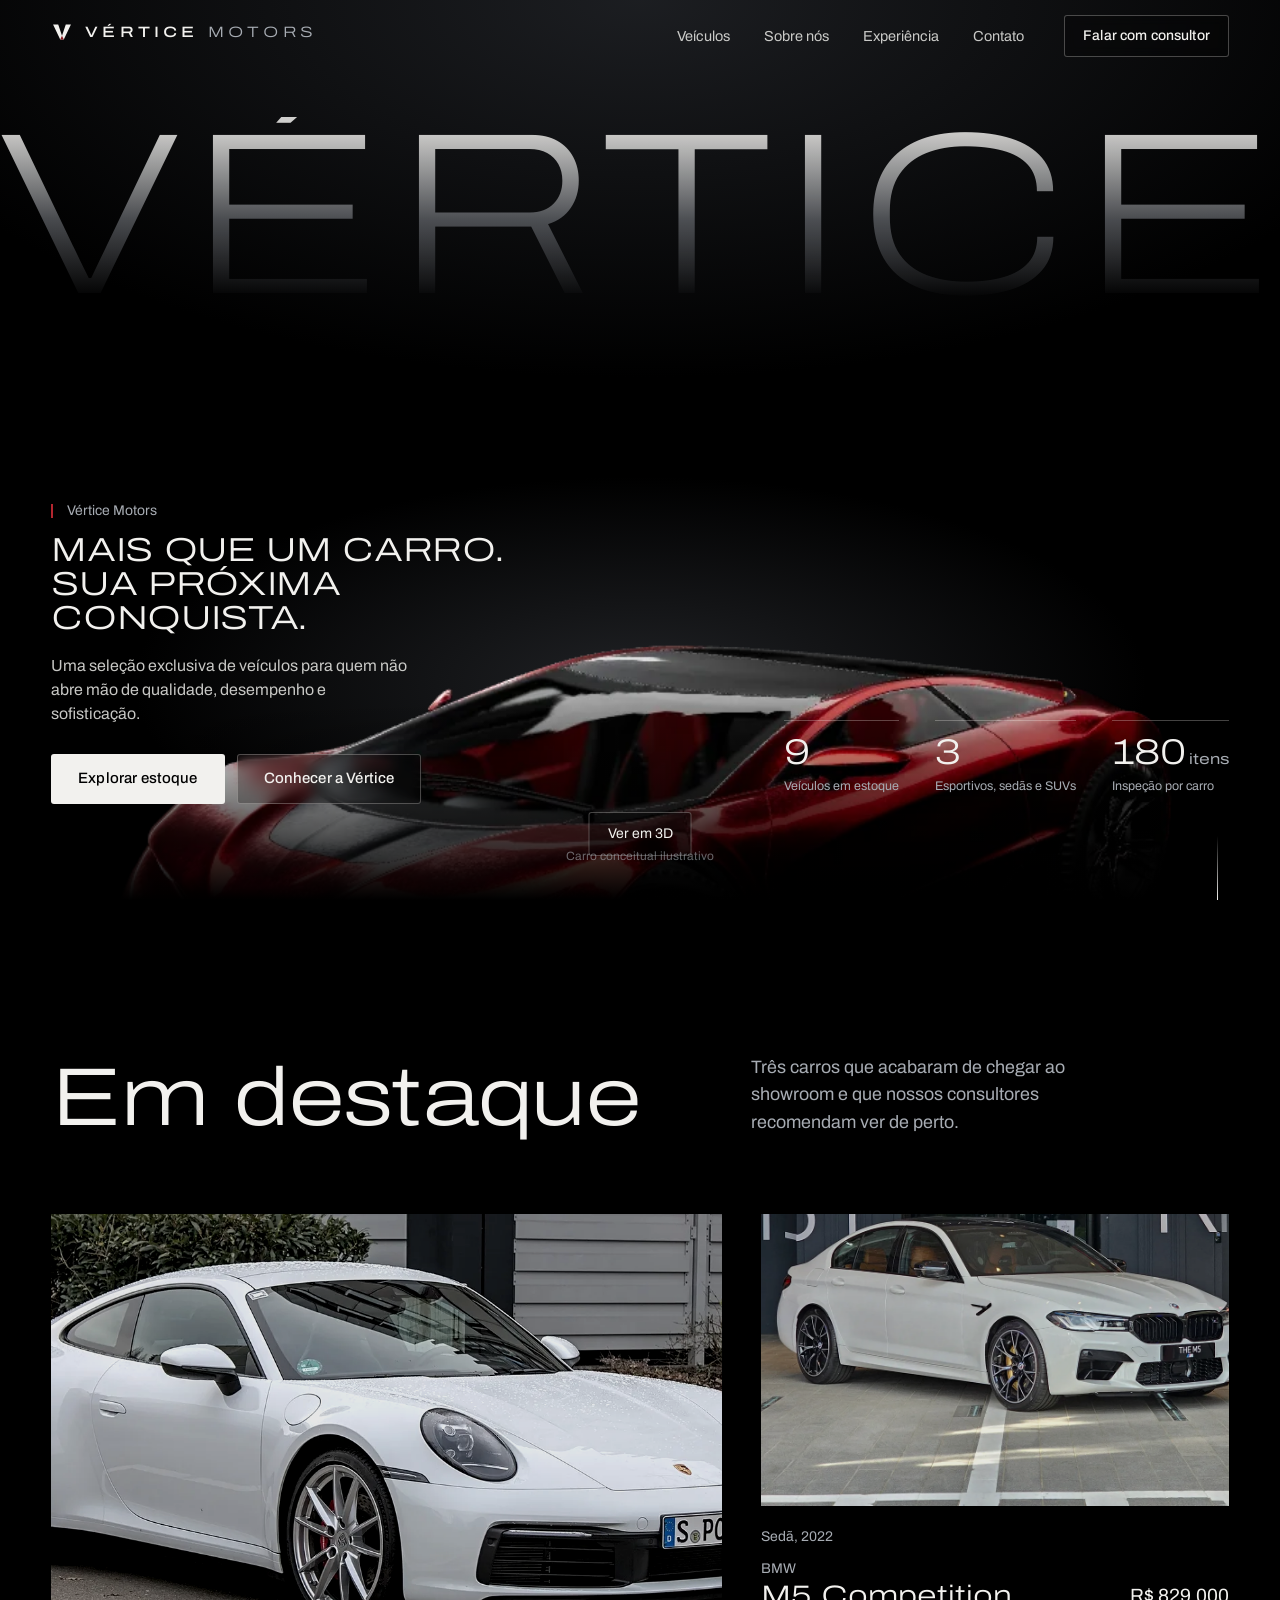
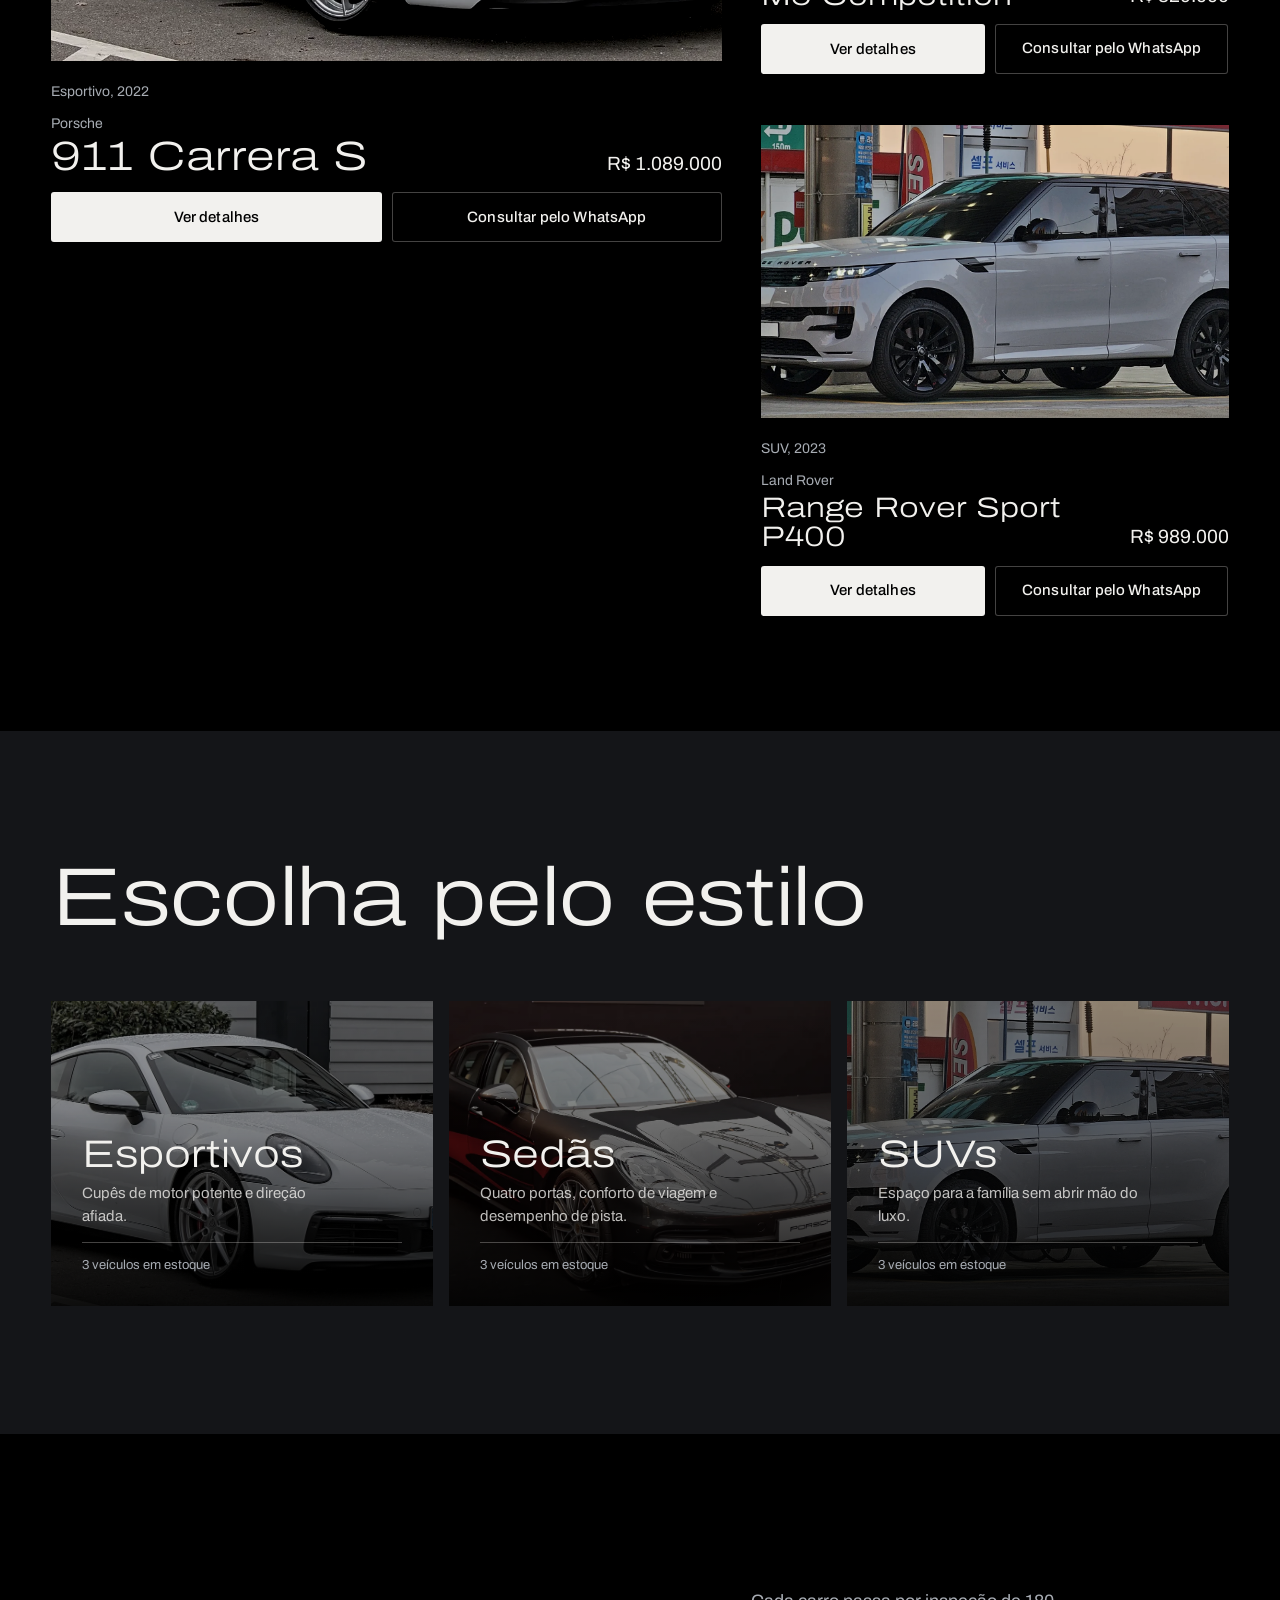
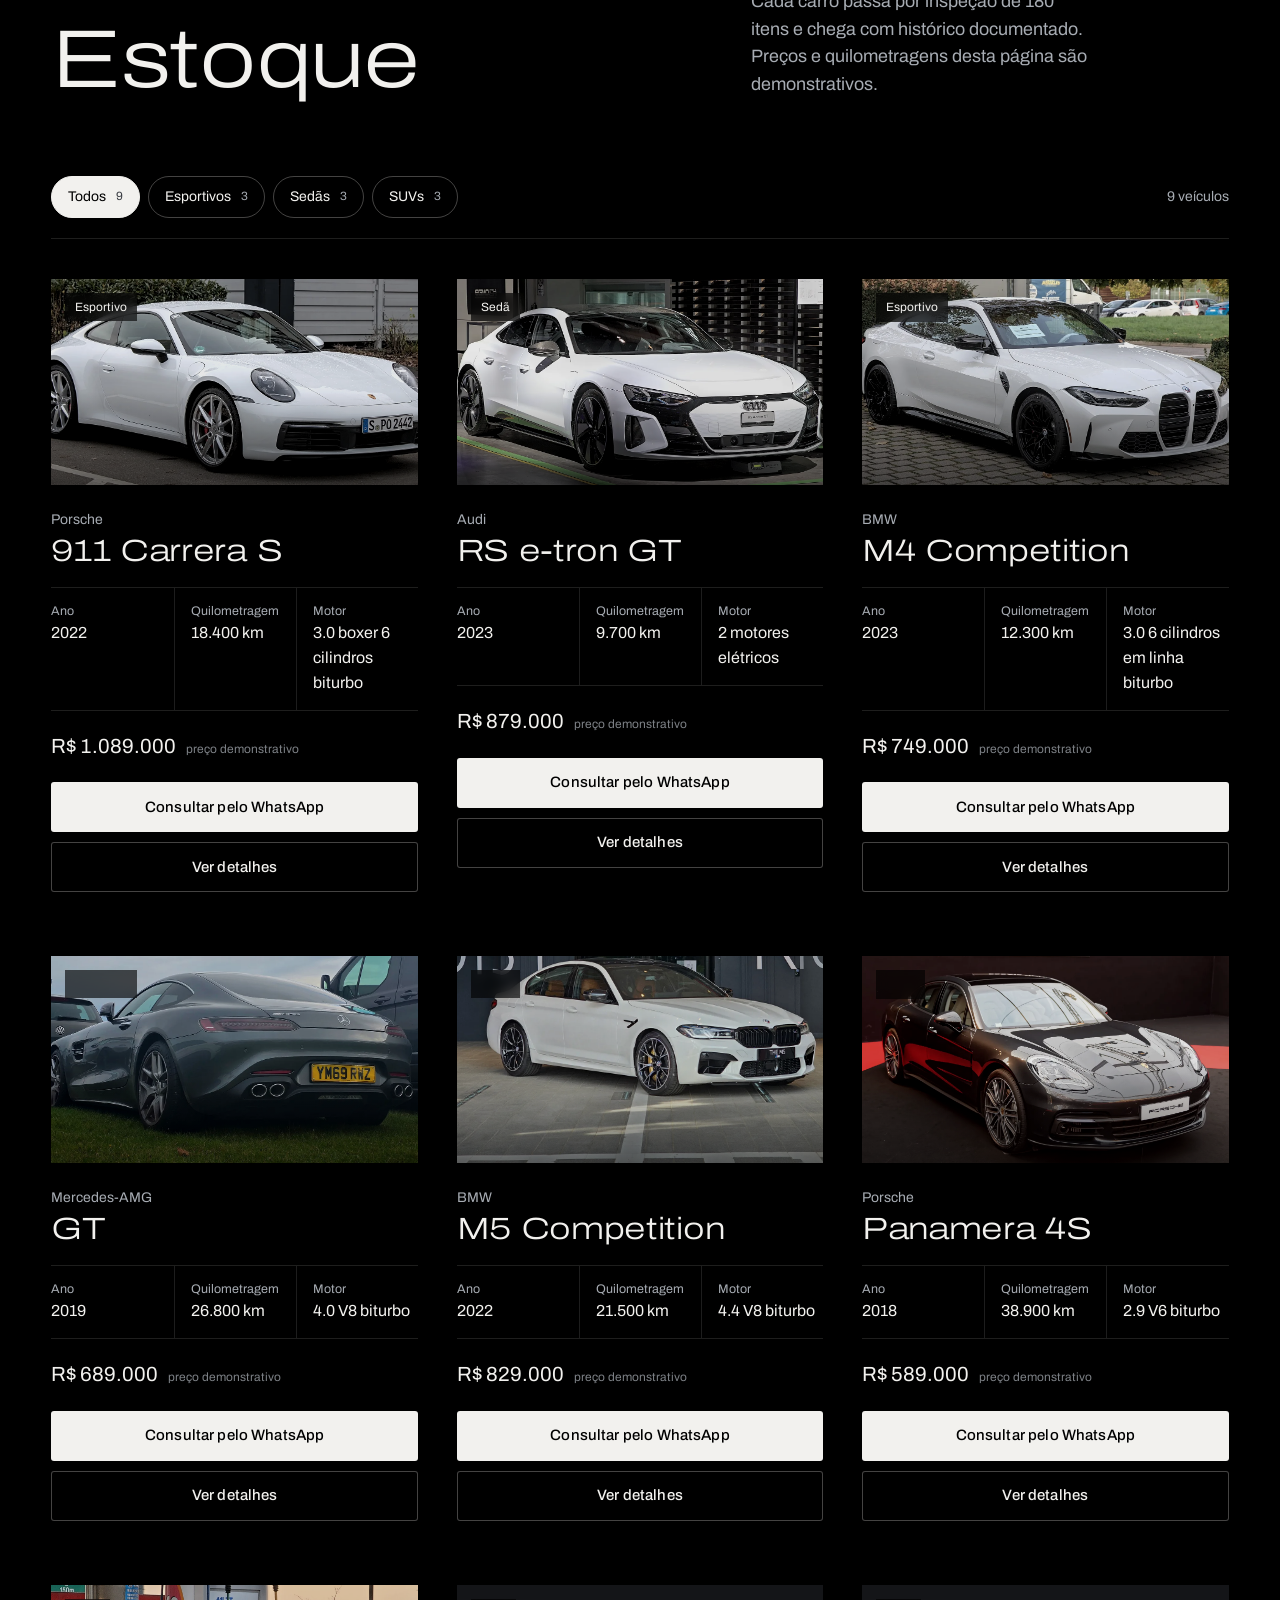
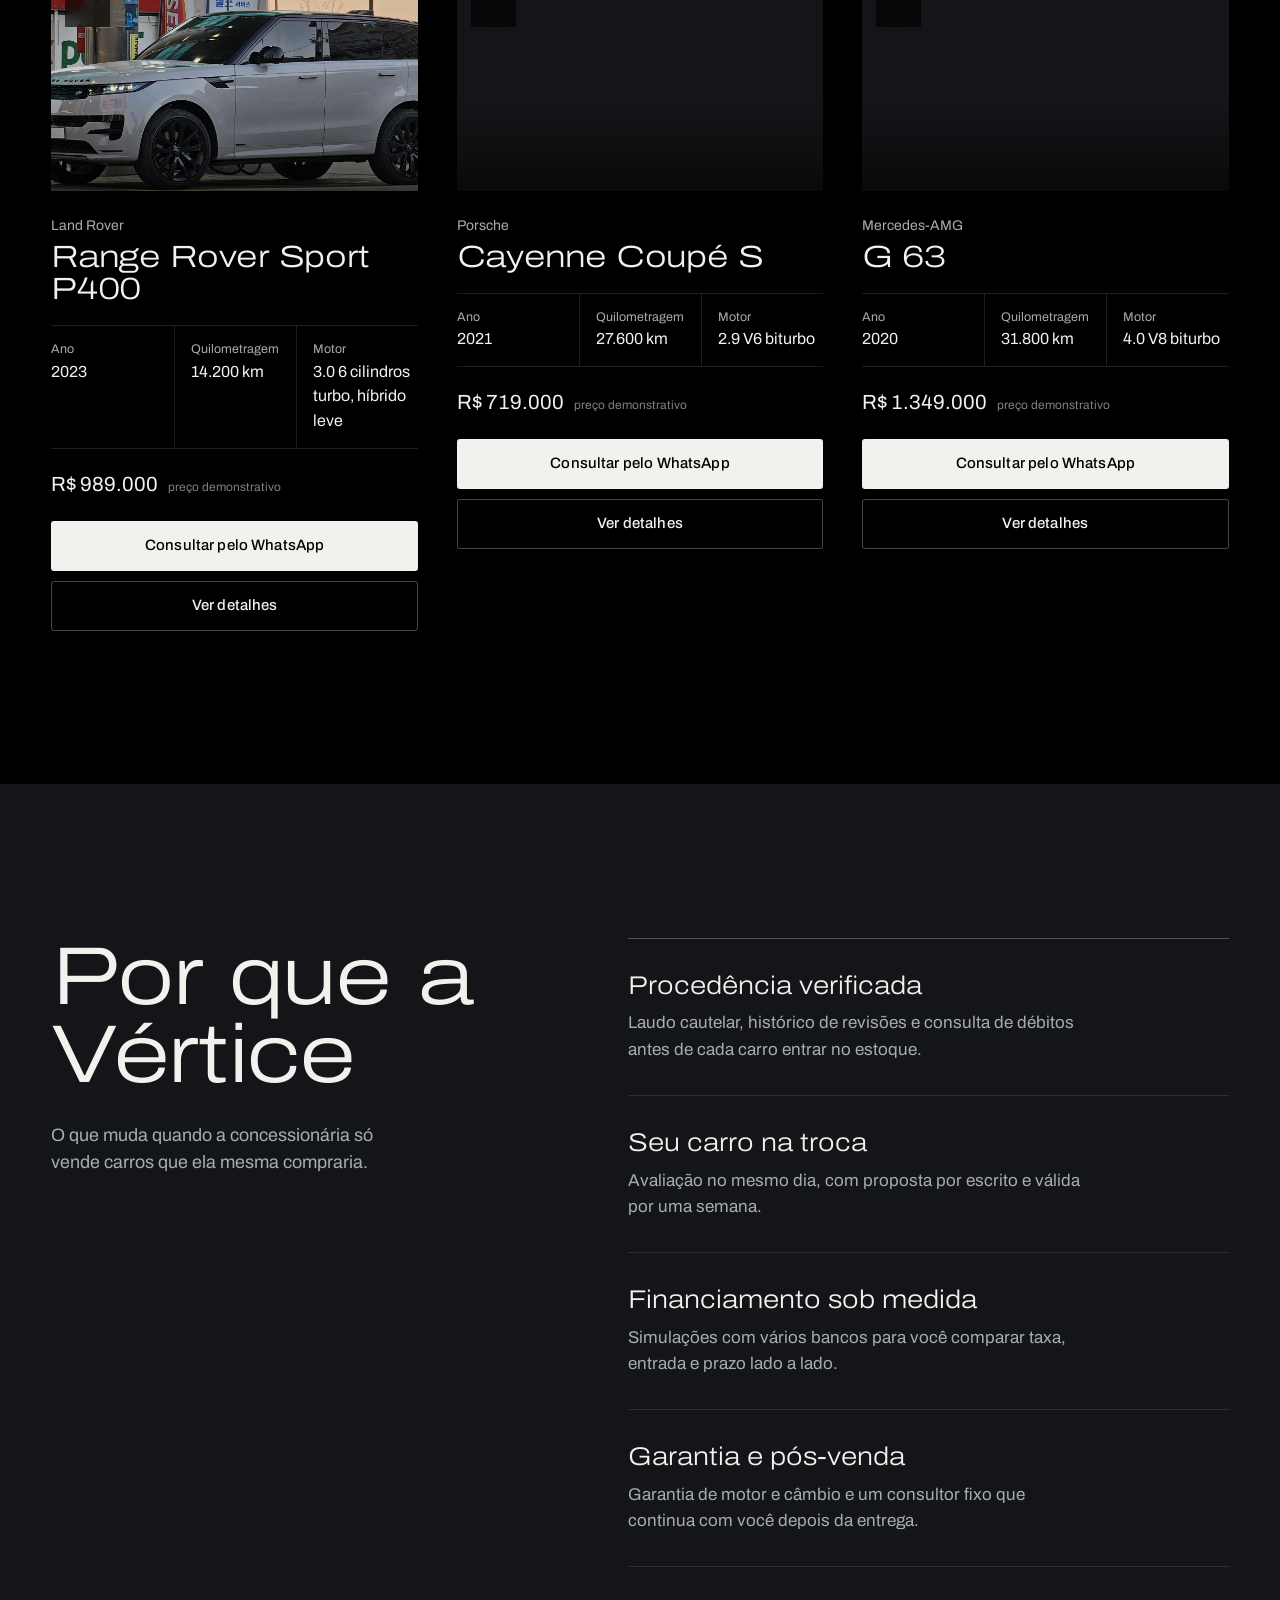
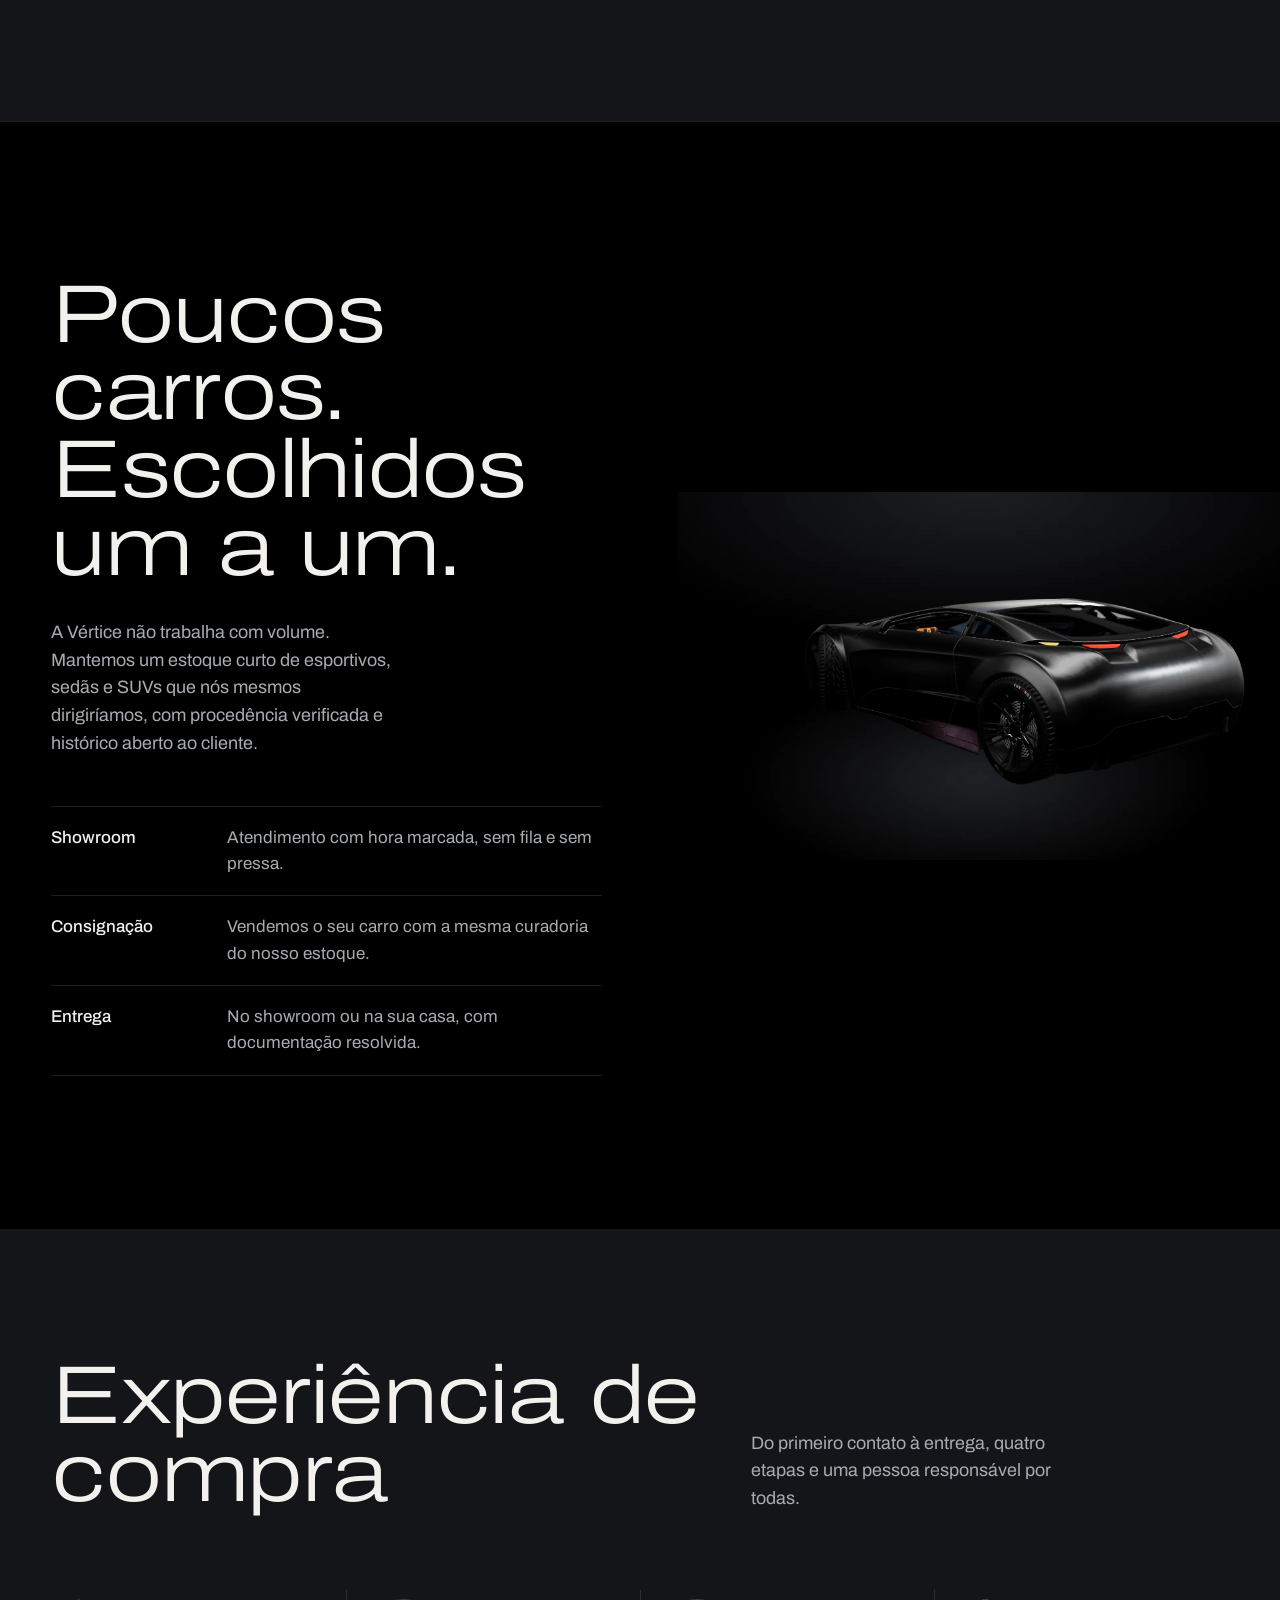
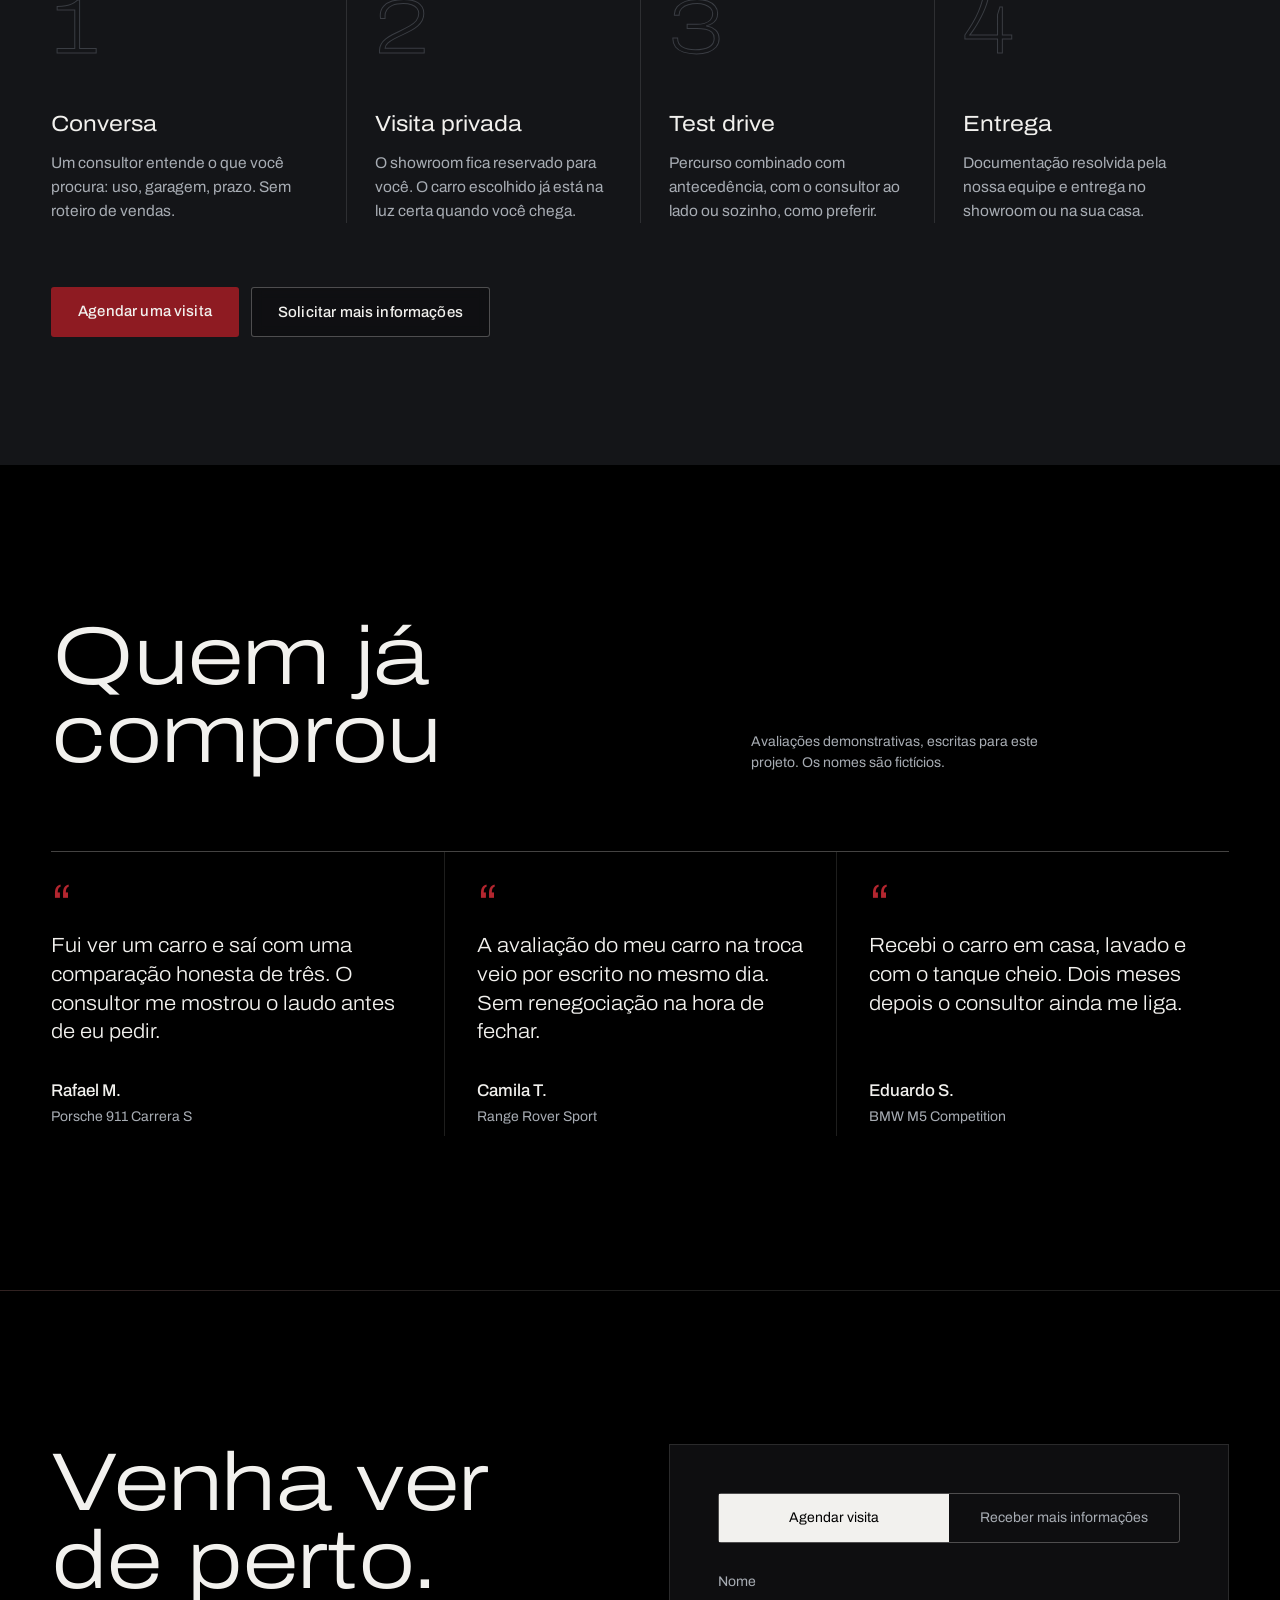
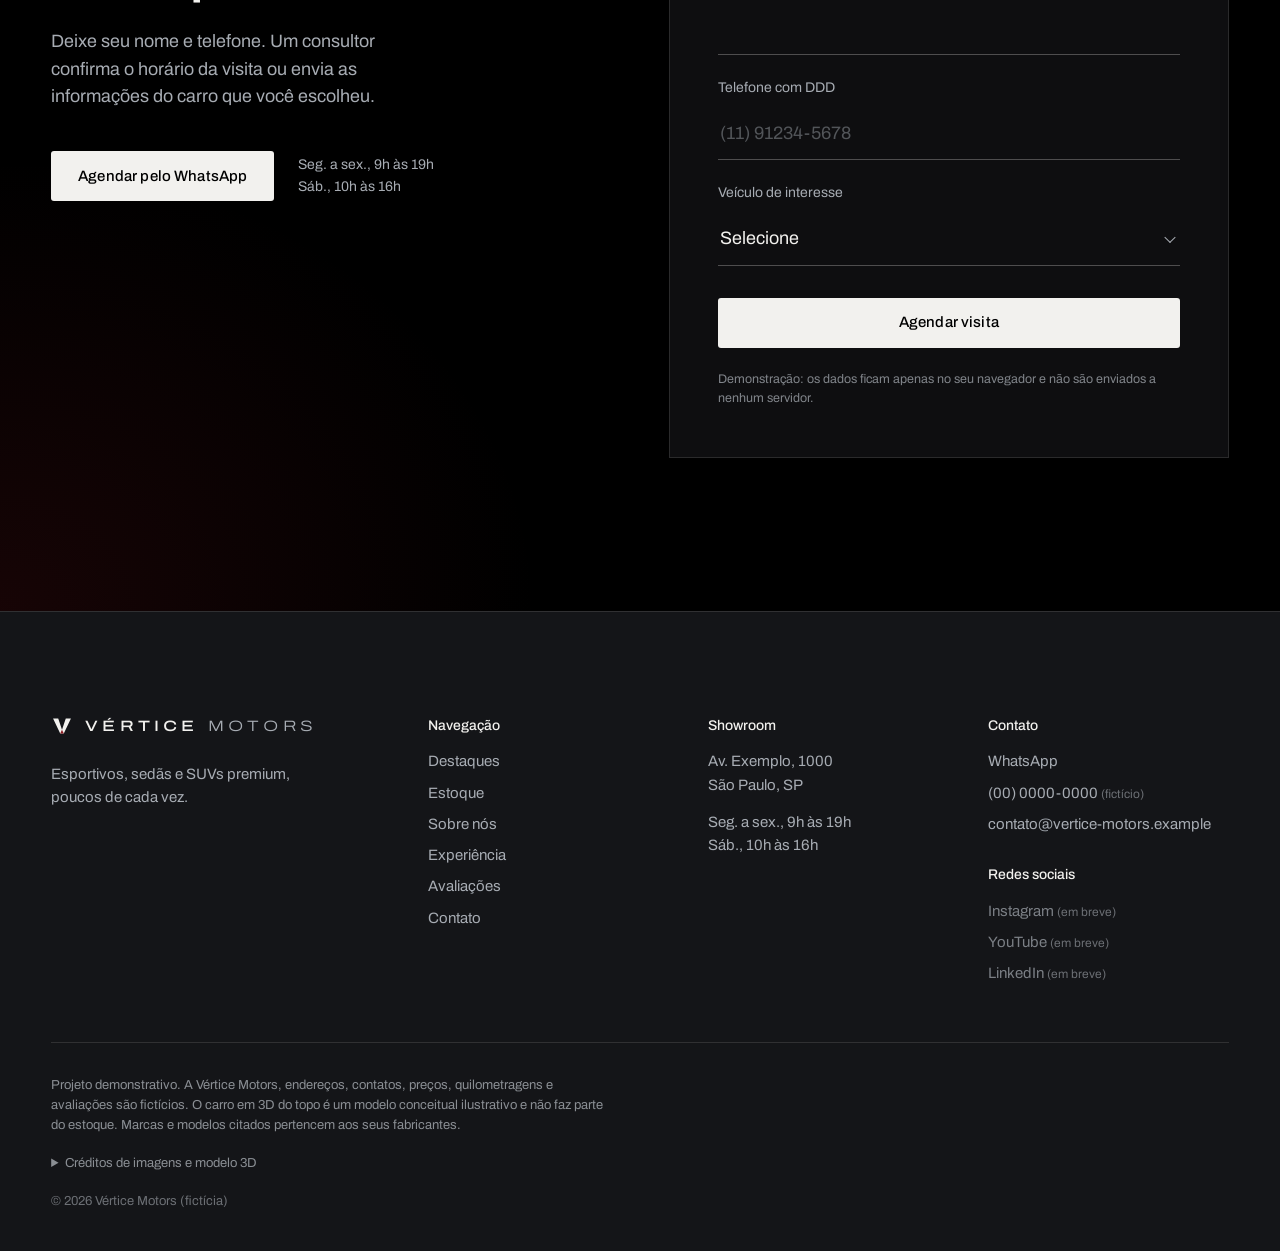
<file: index.html>
<!doctype html>
<html lang="pt-BR">
  <head>
    <meta charset="utf-8" />
    <meta name="viewport" content="width=device-width, initial-scale=1" />
    <title>Vértice Motors | Concessionária de esportivos, sedãs e SUVs premium</title>
    <meta
      name="description"
      content="Vértice Motors: seleção de esportivos, sedãs e SUVs premium com procedência verificada e atendimento privado em showroom. Projeto demonstrativo."
    />
    <meta name="theme-color" content="#000000" />
    <meta name="color-scheme" content="dark" />
    <link rel="canonical" href="https://gvertice-motors.vercel.app/" />

    <meta property="og:type" content="website" />
    <meta property="og:url" content="https://gvertice-motors.vercel.app/" />
    <meta property="og:locale" content="pt_BR" />
    <meta property="og:site_name" content="Vértice Motors" />
    <meta property="og:title" content="Vértice Motors | Mais que um carro. Sua próxima conquista." />
    <meta
      property="og:description"
      content="Seleção de esportivos, sedãs e SUVs premium com atendimento privado em showroom. Projeto demonstrativo."
    />
    <meta property="og:image" content="https://gvertice-motors.vercel.app/og.jpg" />
    <meta property="og:image:width" content="1200" />
    <meta property="og:image:height" content="630" />
    <meta property="og:image:alt" content="Carro esportivo em showroom escuro, Vértice Motors" />
    <meta name="twitter:card" content="summary_large_image" />
    <meta name="twitter:image" content="https://gvertice-motors.vercel.app/og.jpg" />

    <link rel="icon" href="favicon.svg" type="image/svg+xml" />
    <link rel="preconnect" href="https://fonts.googleapis.com" />
    <link rel="preconnect" href="https://fonts.gstatic.com" crossorigin />
    <link
      rel="stylesheet"
      href="https://fonts.googleapis.com/css2?family=Archivo:wdth,wght@62..125,100..900&display=swap"
    />
    <link rel="preconnect" href="https://cdn.jsdelivr.net" crossorigin />
    <link rel="preload" as="image" href="images/arco/hero-poster.webp" media="(min-width: 761px)" />
    <link rel="preload" as="image" href="images/arco/hero-poster-mobile.webp" media="(max-width: 760px)" />
    <link rel="stylesheet" href="css/styles.css" />

    <script type="importmap">
      {
        "imports": {
          "three": "https://cdn.jsdelivr.net/npm/three@0.182.0/build/three.module.min.js",
          "three/addons/": "https://cdn.jsdelivr.net/npm/three@0.182.0/examples/jsm/"
        }
      }
    </script>
    <script type="module" src="js/main.js"></script>
  </head>
  <body>
    <a href="#destaques" class="skip-link">Pular para o conteúdo</a>

    <header class="hdr-header" data-scrolled="false" data-open="false">
      <div class="hdr-bar">
        <a href="#topo" class="hdr-logo" aria-label="Vértice Motors, voltar ao início">
          <span class="logo">
            <svg width="22" height="22" viewBox="0 0 32 32" aria-hidden="true">
              <path d="M3 5h7.5L16 21.5 21.5 5H29L18.6 27h-5.2z" fill="currentColor" />
              <path d="M13.4 27h5.2L16 21.5z" fill="#8e1b22" />
            </svg>
            <span class="logo-type">VÉRTICE<span> MOTORS</span></span>
          </span>
        </a>

        <nav class="hdr-nav" aria-label="Principal">
          <ul>
            <li><a href="#estoque">Veículos</a></li>
            <li><a href="#sobre">Sobre nós</a></li>
            <li><a href="#experiencia">Experiência</a></li>
            <li><a href="#contato">Contato</a></li>
          </ul>
        </nav>

        <a
          class="btn btn-ghost hdr-cta"
          data-wa="Olá! Gostaria de falar com um consultor da Vértice Motors."
          target="_blank"
          rel="noopener noreferrer"
          >Falar com consultor</a
        >

        <button type="button" class="hdr-toggle" aria-expanded="false" aria-controls="menu-mobile">
          <span class="sr-only">Abrir menu</span>
          <span class="hdr-burger" aria-hidden="true"></span>
        </button>
      </div>

      <div id="menu-mobile" class="hdr-panel" hidden>
        <nav aria-label="Menu">
          <ul>
            <li><a href="#estoque">Veículos</a></li>
            <li><a href="#sobre">Sobre nós</a></li>
            <li><a href="#experiencia">Experiência</a></li>
            <li><a href="#contato">Contato</a></li>
          </ul>
        </nav>
        <a
          class="btn btn-primary"
          data-wa="Olá! Gostaria de falar com um consultor da Vértice Motors."
          target="_blank"
          rel="noopener noreferrer"
          >Falar com consultor no WhatsApp</a
        >
      </div>
    </header>

    <main id="topo">
      <section class="hero-hero" aria-labelledby="hero-title" data-ready="false">
        <div class="hero-stage">
          <p class="hero-name" aria-hidden="true">Vértice</p>

          <div class="hero-poster" data-faded="false">
            <picture>
              <source media="(max-width: 760px)" srcset="images/arco/hero-poster-mobile.webp" />
              <img
                src="images/arco/hero-poster.webp"
                alt="Carro esportivo vermelho em um showroom escuro"
                fetchpriority="high"
              />
            </picture>
          </div>

          <div class="hero-canvas" data-visible="false" aria-hidden="true"></div>

          <div class="hero-loading" role="status" hidden>
            <span class="hero-loadingBar"></span>
            <span class="hero-loadingText">Acendendo o showroom 0%</span>
          </div>

          <p class="hero-notice" role="status" hidden>
            Não foi possível carregar o carro em 3D. Exibindo a foto do showroom.
          </p>

          <button type="button" class="hero-load3d" hidden>Ver em 3D</button>
        </div>

        <div class="hero-copy">
          <p class="hero-edition">Vértice Motors</p>
          <h1 id="hero-title" class="hero-title">Mais que um carro.<br />Sua próxima conquista.</h1>
          <p class="hero-tagline">
            Uma seleção exclusiva de veículos para quem não abre mão de qualidade, desempenho e sofisticação.
          </p>
          <div class="hero-actions">
            <a href="#estoque" class="btn btn-primary">Explorar estoque</a>
            <a href="#sobre" class="btn btn-ghost">Conhecer a Vértice</a>
          </div>
        </div>

        <dl class="hero-stats">
          <div class="hero-stat">
            <dt>Veículos em estoque</dt>
            <dd class="hero-stockCount">9</dd>
          </div>
          <div class="hero-stat">
            <dt>Esportivos, sedãs e SUVs</dt>
            <dd class="hero-categoryCount">3</dd>
          </div>
          <div class="hero-stat">
            <dt>Inspeção por carro</dt>
            <dd>180<small>itens</small></dd>
          </div>
        </dl>

        <div class="hero-controls">
          <button type="button" class="hero-zoom hero-rotate" aria-pressed="false" hidden>Pausar rotação</button>
          <p class="hero-hint" hidden>Arraste para girar</p>
          <p class="hero-caption">Carro conceitual ilustrativo</p>
        </div>

        <a href="#destaques" class="hero-scroll" aria-label="Rolar para os veículos em destaque"><span></span></a>
      </section>

      <section id="destaques" class="fe-section" aria-labelledby="destaques-title">
        <div class="wrap">
          <div class="fe-head">
            <h2 id="destaques-title" class="display section-title">Em destaque</h2>
            <p class="lede">Três carros que acabaram de chegar ao showroom e que nossos consultores recomendam ver de perto.</p>
          </div>
          <div class="fe-grid"></div>
        </div>
      </section>

      <section id="categorias" class="cat-section" aria-labelledby="categorias-title">
        <div class="wrap">
          <h2 id="categorias-title" class="display section-title cat-title">Escolha pelo estilo</h2>
          <ul class="cat-grid"></ul>
        </div>
      </section>

      <section id="estoque" class="inv-section" aria-labelledby="estoque-title">
        <div class="wrap">
          <div class="inv-head">
            <h2 id="estoque-title" class="display section-title">Estoque</h2>
            <p class="lede">
              Cada carro passa por inspeção de 180 itens e chega com histórico documentado. Preços e quilometragens
              desta página são demonstrativos.
            </p>
          </div>

          <div class="inv-toolbar">
            <div class="inv-filters" role="group" aria-label="Filtrar por categoria"></div>
            <p class="inv-count" aria-live="polite"></p>
          </div>

          <ul class="inv-grid"></ul>
        </div>

        <dialog class="inv-dialog" aria-labelledby="veiculo-titulo">
          <div class="inv-sheet">
            <div class="inv-sheetMedia">
              <img alt="" />
              <p class="inv-credit"></p>
            </div>
            <div class="inv-sheetBody">
              <p class="inv-brand"></p>
              <h3 id="veiculo-titulo" class="inv-sheetTitle"></h3>
              <p class="inv-price"></p>
              <dl class="inv-specList"></dl>
              <p class="inv-note"></p>
              <p class="inv-disclaimer">
                Motor, potência e aceleração seguem dados de referência da versão. Ano, quilometragem, preço e histórico
                são fictícios.
              </p>
              <div class="inv-sheetActions">
                <a class="btn btn-red inv-wa" target="_blank" rel="noopener noreferrer">Consultar pelo WhatsApp</a>
                <button type="button" class="btn btn-ghost inv-schedule">Agendar visita para ver este carro</button>
              </div>
            </div>
            <button type="button" class="inv-close" autofocus>Fechar</button>
          </div>
        </dialog>
      </section>

      <section id="diferenciais" class="dif-section" aria-labelledby="diferenciais-title">
        <div class="wrap dif-grid">
          <div class="dif-intro">
            <h2 id="diferenciais-title" class="display section-title">Por que a Vértice</h2>
            <p class="lede">O que muda quando a concessionária só vende carros que ela mesma compraria.</p>
          </div>
          <dl class="dif-list">
            <div class="reveal">
              <dt>Procedência verificada</dt>
              <dd>Laudo cautelar, histórico de revisões e consulta de débitos antes de cada carro entrar no estoque.</dd>
            </div>
            <div class="reveal" style="transition-delay: 80ms">
              <dt>Seu carro na troca</dt>
              <dd>Avaliação no mesmo dia, com proposta por escrito e válida por uma semana.</dd>
            </div>
            <div class="reveal" style="transition-delay: 160ms">
              <dt>Financiamento sob medida</dt>
              <dd>Simulações com vários bancos para você comparar taxa, entrada e prazo lado a lado.</dd>
            </div>
            <div class="reveal" style="transition-delay: 240ms">
              <dt>Garantia e pós-venda</dt>
              <dd>Garantia de motor e câmbio e um consultor fixo que continua com você depois da entrega.</dd>
            </div>
          </dl>
        </div>
      </section>

      <section id="sobre" class="ab-about" aria-labelledby="sobre-title">
        <div class="wrap ab-aboutGrid">
          <div class="reveal ab-aboutText">
            <h2 id="sobre-title" class="display section-title">Poucos carros.<br />Escolhidos um a um.</h2>
            <p class="lede">
              A Vértice não trabalha com volume. Mantemos um estoque curto de esportivos, sedãs e SUVs que nós mesmos
              dirigiríamos, com procedência verificada e histórico aberto ao cliente.
            </p>
            <dl class="ab-facts">
              <div>
                <dt>Showroom</dt>
                <dd>Atendimento com hora marcada, sem fila e sem pressa.</dd>
              </div>
              <div>
                <dt>Consignação</dt>
                <dd>Vendemos o seu carro com a mesma curadoria do nosso estoque.</dd>
              </div>
              <div>
                <dt>Entrega</dt>
                <dd>No showroom ou na sua casa, com documentação resolvida.</dd>
              </div>
            </dl>
          </div>
          <div class="reveal ab-aboutMedia" style="transition-delay: 150ms">
            <img
              src="images/arco/rear-graphite.webp"
              width="1800"
              height="1100"
              alt="Showroom escuro da Vértice com um carro grafite iluminado por trás"
              loading="lazy"
              decoding="async"
            />
          </div>
        </div>
      </section>

      <section id="experiencia" class="ab-experience" aria-labelledby="experiencia-title">
        <div class="wrap">
          <div class="ab-expHead">
            <h2 id="experiencia-title" class="display section-title">Experiência de compra</h2>
            <p class="lede">Do primeiro contato à entrega, quatro etapas e uma pessoa responsável por todas.</p>
          </div>
          <ol class="ab-steps">
            <li class="reveal ab-step">
              <span class="ab-stepNum" aria-hidden="true">1</span>
              <h3>Conversa</h3>
              <p>Um consultor entende o que você procura: uso, garagem, prazo. Sem roteiro de vendas.</p>
            </li>
            <li class="reveal ab-step" style="transition-delay: 90ms">
              <span class="ab-stepNum" aria-hidden="true">2</span>
              <h3>Visita privada</h3>
              <p>O showroom fica reservado para você. O carro escolhido já está na luz certa quando você chega.</p>
            </li>
            <li class="reveal ab-step" style="transition-delay: 180ms">
              <span class="ab-stepNum" aria-hidden="true">3</span>
              <h3>Test drive</h3>
              <p>Percurso combinado com antecedência, com o consultor ao lado ou sozinho, como preferir.</p>
            </li>
            <li class="reveal ab-step" style="transition-delay: 270ms">
              <span class="ab-stepNum" aria-hidden="true">4</span>
              <h3>Entrega</h3>
              <p>Documentação resolvida pela nossa equipe e entrega no showroom ou na sua casa.</p>
            </li>
          </ol>
          <div class="ab-expCta">
            <button type="button" class="btn btn-red" data-interest="visita">Agendar uma visita</button>
            <button type="button" class="btn btn-ghost" data-interest="informacoes">Solicitar mais informações</button>
          </div>
        </div>
      </section>

      <section id="avaliacoes" class="rev-section" aria-labelledby="avaliacoes-title">
        <div class="wrap">
          <div class="rev-head">
            <h2 id="avaliacoes-title" class="display section-title">Quem já comprou</h2>
            <p class="rev-note">Avaliações demonstrativas, escritas para este projeto. Os nomes são fictícios.</p>
          </div>
          <ul class="rev-list">
            <li class="reveal rev-item">
              <blockquote>
                <p>
                  Fui ver um carro e saí com uma comparação honesta de três. O consultor me mostrou o laudo antes de eu
                  pedir.
                </p>
              </blockquote>
              <p class="rev-author">Rafael M.<span>Porsche 911 Carrera S</span></p>
            </li>
            <li class="reveal rev-item" style="transition-delay: 100ms">
              <blockquote>
                <p>
                  A avaliação do meu carro na troca veio por escrito no mesmo dia. Sem renegociação na hora de fechar.
                </p>
              </blockquote>
              <p class="rev-author">Camila T.<span>Range Rover Sport</span></p>
            </li>
            <li class="reveal rev-item" style="transition-delay: 200ms">
              <blockquote>
                <p>Recebi o carro em casa, lavado e com o tanque cheio. Dois meses depois o consultor ainda me liga.</p>
              </blockquote>
              <p class="rev-author">Eduardo S.<span>BMW M5 Competition</span></p>
            </li>
          </ul>
        </div>
      </section>

      <section id="contato" class="ct-section" aria-labelledby="contato-title">
        <div class="wrap ct-grid">
          <div class="ct-intro">
            <h2 id="contato-title" class="display section-title">Venha ver<br />de perto.</h2>
            <p class="lede">
              Deixe seu nome e telefone. Um consultor confirma o horário da visita ou envia as informações do carro que
              você escolheu.
            </p>
            <div class="ct-direct">
              <a
                class="btn btn-primary"
                data-wa="Olá! Gostaria de agendar uma visita ao showroom da Vértice Motors."
                target="_blank"
                rel="noopener noreferrer"
                >Agendar pelo WhatsApp</a
              >
              <p class="ct-hours"><span>Seg. a sex., 9h às 19h</span><span>Sáb., 10h às 16h</span></p>
            </div>
          </div>

          <div class="ct-panel">
            <form class="ct-form" novalidate>
              <fieldset class="ct-intent">
                <legend class="sr-only">O que você quer fazer</legend>
                <label class="ct-intentOption">
                  <input type="radio" name="intent" value="visita" checked />
                  <span>Agendar visita</span>
                </label>
                <label class="ct-intentOption">
                  <input type="radio" name="intent" value="informacoes" />
                  <span>Receber mais informações</span>
                </label>
              </fieldset>

              <div class="ct-field">
                <label for="f-name">Nome</label>
                <input id="f-name" name="name" type="text" autocomplete="name" maxlength="80" />
                <p id="e-name" class="ct-error" hidden></p>
              </div>

              <div class="ct-field">
                <label for="f-phone">Telefone com DDD</label>
                <input
                  id="f-phone"
                  name="phone"
                  type="tel"
                  inputmode="tel"
                  autocomplete="tel-national"
                  placeholder="(11) 91234-5678"
                />
                <p id="e-phone" class="ct-error" hidden></p>
              </div>

              <div class="ct-field">
                <label for="f-vehicle">Veículo de interesse</label>
                <div class="ct-selectWrap">
                  <select id="f-vehicle" name="vehicle">
                    <option value="" disabled selected>Selecione</option>
                  </select>
                </div>
                <p id="e-vehicle" class="ct-error" hidden></p>
              </div>

              <button type="submit" class="btn btn-primary ct-submit">Agendar visita</button>
              <p class="ct-legal">
                Demonstração: os dados ficam apenas no seu navegador e não são enviados a nenhum servidor.
              </p>
            </form>

            <div class="ct-done" tabindex="-1" role="status" hidden>
              <span class="ct-check" aria-hidden="true"></span>
              <h3>Pedido registrado nesta demonstração</h3>
              <p>
                Este formulário ainda não está conectado ao sistema da concessionária, então nenhum dado foi enviado.
                Para falar agora com um consultor, continue pelo WhatsApp com a mensagem já preenchida.
              </p>
              <dl class="ct-recap"></dl>
              <div class="ct-doneActions">
                <a class="btn btn-red ct-continue" target="_blank" rel="noopener noreferrer">Continuar no WhatsApp</a>
                <button type="button" class="btn btn-ghost ct-reset">Fazer outro pedido</button>
              </div>
            </div>
          </div>
        </div>
      </section>
    </main>

    <footer class="ft-footer">
      <div class="wrap">
        <div class="ft-top">
          <div class="ft-brand">
            <a href="#topo" aria-label="Vértice Motors, voltar ao início" class="ft-logo">
              <span class="logo">
                <svg width="22" height="22" viewBox="0 0 32 32" aria-hidden="true">
                  <path d="M3 5h7.5L16 21.5 21.5 5H29L18.6 27h-5.2z" fill="currentColor" />
                  <path d="M13.4 27h5.2L16 21.5z" fill="#8e1b22" />
                </svg>
                <span class="logo-type">VÉRTICE<span> MOTORS</span></span>
              </span>
            </a>
            <p>Esportivos, sedãs e SUVs premium, poucos de cada vez.</p>
          </div>

          <nav aria-label="Rodapé" class="ft-col">
            <h2>Navegação</h2>
            <ul>
              <li><a href="#destaques">Destaques</a></li>
              <li><a href="#estoque">Estoque</a></li>
              <li><a href="#sobre">Sobre nós</a></li>
              <li><a href="#experiencia">Experiência</a></li>
              <li><a href="#avaliacoes">Avaliações</a></li>
              <li><a href="#contato">Contato</a></li>
            </ul>
          </nav>

          <div class="ft-col">
            <h2>Showroom</h2>
            <address><span>Av. Exemplo, 1000</span><span>São Paulo, SP</span></address>
            <p><span>Seg. a sex., 9h às 19h</span><span>Sáb., 10h às 16h</span></p>
          </div>

          <div class="ft-col">
            <h2>Contato</h2>
            <ul>
              <li>
                <a data-wa="Olá! Gostaria de falar com a Vértice Motors." target="_blank" rel="noopener noreferrer">WhatsApp</a>
                <small class="wa-placeholder"> (número fictício)</small>
              </li>
              <li><span>(00) 0000-0000</span><small> (fictício)</small></li>
              <li><span>contato@vertice-motors.example</span></li>
            </ul>
            <h2 class="ft-socialTitle">Redes sociais</h2>
            <ul>
              <li class="ft-placeholder">Instagram <small>(em breve)</small></li>
              <li class="ft-placeholder">YouTube <small>(em breve)</small></li>
              <li class="ft-placeholder">LinkedIn <small>(em breve)</small></li>
            </ul>
          </div>
        </div>

        <div class="ft-bottom">
          <p class="ft-demo">
            Projeto demonstrativo. A Vértice Motors, endereços, contatos, preços, quilometragens e avaliações são
            fictícios. O carro em 3D do topo é um modelo conceitual ilustrativo e não faz parte do estoque. Marcas e
            modelos citados pertencem aos seus fabricantes.
          </p>
          <details class="ft-credits">
            <summary>Créditos de imagens e modelo 3D</summary>
            <ul>
              <li>
                Modelo 3D “Car Concept” por Eric Chadwick, a partir de modelo CC0 de Unity Fan, Darmstadt Graphics Group
                GmbH.
                <a class="link" href="https://github.com/KhronosGroup/glTF-Sample-Assets/tree/main/Models/CarConcept" target="_blank" rel="noopener noreferrer">Fonte</a>,
                <a class="link" href="https://creativecommons.org/licenses/by/4.0/" target="_blank" rel="noopener noreferrer">CC BY 4.0</a>.
                Imagens do showroom geradas a partir deste modelo.
              </li>
            </ul>
          </details>
          <p class="ft-copy">© <span class="ft-year">2026</span> Vértice Motors (fictícia)</p>
        </div>
      </div>
    </footer>
  </body>
</html>
</file>
<file: css/styles.css>
:root {
  --black: #000000;
  --graphite: #141518;
  --graphite-2: #1f2125;
  --steel: #3a3d43;
  --silver: #a7acb3;
  --white: #f2f1ee;
  --red: #8e1b22;
  --red-bright: #b3262f;
  --line: rgba(242, 241, 238, 0.12);
  --line-strong: rgba(242, 241, 238, 0.28);

  --font: "Archivo", "Helvetica Neue", Arial, sans-serif;
  --wide: 125;

  --gutter: clamp(20px, 4vw, 64px);
  --max: 1440px;
  --header-h: 72px;
  --ease: cubic-bezier(0.22, 1, 0.36, 1);

  color-scheme: dark;
}

*,
*::before,
*::after {
  box-sizing: border-box;
}

html {
  scroll-behavior: smooth;
  scroll-padding-top: var(--header-h);
  -webkit-text-size-adjust: 100%;
}

body {
  margin: 0;
  background: var(--black);
  color: var(--white);
  font-family: var(--font);
  font-size: 17px;
  line-height: 1.55;
  font-variation-settings: "wdth" 100;
  overflow-x: clip;
  -webkit-font-smoothing: antialiased;
  text-rendering: optimizeLegibility;
}

img {
  display: block;
  max-width: 100%;
  height: auto;
}

a {
  color: inherit;
}

button,
input,
select,
textarea {
  font: inherit;
  color: inherit;
}

h1,
h2,
h3,
h4,
p,
dl,
dd,
figure {
  margin: 0;
}

.display {
  font-variation-settings: "wdth" var(--wide);
  font-weight: 300;
  letter-spacing: -0.02em;
  line-height: 0.95;
}

.wrap {
  width: 100%;
  max-width: var(--max);
  margin-inline: auto;
  padding-inline: var(--gutter);
}

.sr-only {
  position: absolute;
  width: 1px;
  height: 1px;
  padding: 0;
  margin: -1px;
  overflow: hidden;
  clip: rect(0, 0, 0, 0);
  white-space: nowrap;
  border: 0;
}

.skip-link {
  position: absolute;
  left: 16px;
  top: -60px;
  z-index: 100;
  padding: 10px 16px;
  background: var(--white);
  color: var(--black);
  text-decoration: none;
}

.skip-link:focus {
  top: 16px;
}

:focus-visible {
  outline: 2px solid var(--white);
  outline-offset: 3px;
}

.btn {
  display: inline-flex;
  align-items: center;
  justify-content: center;
  gap: 10px;
  min-height: 50px;
  padding: 0 26px;
  border: 1px solid transparent;
  border-radius: 3px;
  font-size: 15px;
  font-weight: 500;
  letter-spacing: 0.01em;
  text-decoration: none;
  cursor: pointer;
  white-space: nowrap;
  transition:
    background-color 0.35s var(--ease),
    color 0.35s var(--ease),
    border-color 0.35s var(--ease);
}

.btn-primary {
  background: var(--white);
  color: var(--black);
}

.btn-primary:hover {
  background: var(--red);
  color: var(--white);
}

.btn-ghost {
  border-color: var(--line-strong);
  background: rgba(0, 0, 0, 0.25);
  backdrop-filter: blur(6px);
}

.btn-ghost:hover {
  border-color: var(--white);
}

.btn-red {
  background: var(--red);
  color: var(--white);
}

.btn-red:hover {
  background: var(--red-bright);
}

.link {
  text-decoration: underline;
  text-decoration-color: var(--line-strong);
  text-underline-offset: 4px;
  transition: text-decoration-color 0.3s var(--ease);
}

.link:hover {
  text-decoration-color: currentColor;
}

.section-title {
  font-size: clamp(40px, 6.4vw, 104px);
}

.lede {
  max-width: 34ch;
  color: var(--silver);
  font-size: clamp(17px, 1.4vw, 20px);
}

.reveal {
  opacity: 0;
  transform: translateY(28px);
  transition:
    opacity 1.1s var(--ease),
    transform 1.1s var(--ease);
}

.reveal[data-shown="true"] {
  opacity: 1;
  transform: none;
}

@media (prefers-reduced-motion: reduce) {
  html {
    scroll-behavior: auto;
  }

  *,
  *::before,
  *::after {
    animation-duration: 0.001ms !important;
    animation-iteration-count: 1 !important;
    transition-duration: 0.001ms !important;
  }

  .reveal {
    opacity: 1;
    transform: none;
  }
}

/* Header */
.hdr-header {
  position: fixed;
  inset: 0 0 auto;
  z-index: 50;
  transition:
    background-color 0.5s var(--ease),
    border-color 0.5s var(--ease),
    backdrop-filter 0.5s var(--ease);
  border-bottom: 1px solid transparent;
}

.hdr-header[data-scrolled="true"],
.hdr-header[data-open="true"] {
  background: rgba(0, 0, 0, 0.72);
  border-bottom-color: var(--line);
  backdrop-filter: blur(14px) saturate(140%);
  -webkit-backdrop-filter: blur(14px) saturate(140%);
}

.hdr-bar {
  display: flex;
  align-items: center;
  gap: 40px;
  height: var(--header-h);
  max-width: var(--max);
  margin-inline: auto;
  padding-inline: var(--gutter);
}

.hdr-logo {
  text-decoration: none;
}

.hdr-nav {
  margin-left: auto;
}

.hdr-nav ul {
  display: flex;
  gap: 34px;
  margin: 0;
  padding: 0;
  list-style: none;
}

.hdr-nav a {
  position: relative;
  padding: 6px 0;
  font-size: 14.5px;
  text-decoration: none;
  color: rgba(242, 241, 238, 0.82);
  transition: color 0.3s var(--ease);
}

.hdr-nav a::after {
  content: "";
  position: absolute;
  left: 0;
  right: 0;
  bottom: 0;
  height: 1px;
  background: var(--red-bright);
  transform: scaleX(0);
  transform-origin: left;
  transition: transform 0.4s var(--ease);
}

.hdr-nav a:hover {
  color: var(--white);
}

.hdr-nav a:hover::after {
  transform: scaleX(1);
}

.hdr-cta {
  min-height: 42px;
  padding: 0 18px;
  font-size: 14px;
}

.hdr-toggle {
  display: none;
  margin-left: auto;
  width: 44px;
  height: 44px;
  padding: 0;
  border: 0;
  background: none;
  cursor: pointer;
}

.hdr-burger,
.hdr-burger::before {
  display: block;
  width: 24px;
  height: 1px;
  margin: 0 auto;
  background: var(--white);
  transition: transform 0.4s var(--ease);
}

.hdr-burger {
  position: relative;
  transform: translateY(-4px);
}

.hdr-burger::before {
  content: "";
  position: absolute;
  top: 8px;
}

.hdr-header[data-open="true"] .hdr-burger {
  transform: translateY(0) rotate(45deg);
}

.hdr-header[data-open="true"] .hdr-burger::before {
  transform: translateY(-8px) rotate(-90deg);
}

.hdr-panel {
  display: flex;
  flex-direction: column;
  gap: 40px;
  height: calc(100svh - var(--header-h));
  padding: 40px var(--gutter) 48px;
  background: rgba(0, 0, 0, 0.94);
  overflow-y: auto;
}

.hdr-panel[hidden] {
  display: none;
}

.hdr-panel ul {
  margin: 0;
  padding: 0;
  list-style: none;
}

.hdr-panel li {
  border-bottom: 1px solid var(--line);
}

.hdr-panel li a {
  display: block;
  padding: 18px 0;
  font-size: 30px;
  font-variation-settings: "wdth" var(--wide);
  font-weight: 300;
  text-decoration: none;
}

.hdr-panel .btn {
  margin-top: auto;
}

@media (max-width: 960px) {
  .hdr-nav,
  .hdr-cta {
    display: none;
  }

  .hdr-toggle {
    display: block;
  }
}

@media (min-width: 961px) {
  .hdr-panel {
    display: none;
  }
}

/* Hero */
.hero-hero {
  position: relative;
  height: 100svh;
  min-height: 700px;
  max-height: 1200px;
  overflow: hidden;
  background:
    radial-gradient(55% 32% at 50% 76%, rgba(58, 61, 67, 0.55) 0%, rgba(0, 0, 0, 0) 72%),
    radial-gradient(90% 60% at 50% 0%, rgba(31, 33, 37, 0.9) 0%, rgba(0, 0, 0, 0) 70%),
    var(--black);
  isolation: isolate;
}

.hero-hero::after {
  content: "";
  position: absolute;
  inset: auto 0 0;
  height: 22%;
  background: linear-gradient(to bottom, rgba(0, 0, 0, 0), var(--black));
  pointer-events: none;
  z-index: 3;
}

.hero-stage {
  position: absolute;
  inset: 0;
}

.hero-name {
  position: absolute;
  inset: calc(var(--header-h) + 5vh) 0 auto;
  z-index: 0;
  display: flex;
  flex-direction: column;
  align-items: center;
  text-align: center;
  font-size: clamp(80px, 18vw, 330px);
  font-variation-settings: "wdth" var(--wide);
  font-weight: 200;
  line-height: 0.86;
  letter-spacing: 0.16em;
  white-space: nowrap;
  text-transform: uppercase;
  background: linear-gradient(180deg, rgba(242, 241, 238, 0.85) 6%, rgba(141, 145, 152, 0.5) 52%, rgba(141, 145, 152, 0) 92%);
  -webkit-background-clip: text;
  background-clip: text;
  color: transparent;
  opacity: 0;
  pointer-events: none;
  user-select: none;
  transition:
    opacity 1.8s var(--ease) 0.2s,
    letter-spacing 2.6s var(--ease);
}

.hero-hero[data-ready="true"] .hero-name {
  opacity: 1;
  letter-spacing: 0.02em;
}

.hero-title {
  margin-bottom: 18px;
  font-size: clamp(28px, 2.6vw, 44px);
  font-variation-settings: "wdth" var(--wide);
  font-weight: 300;
  line-height: 1.02;
  letter-spacing: -0.01em;
  text-transform: uppercase;
}

.hero-caption {
  color: rgba(167, 172, 179, 0.6);
  font-size: 12px;
  white-space: nowrap;
}

.hero-canvas {
  position: absolute;
  inset: 0;
  z-index: 1;
  opacity: 0;
  cursor: grab;
  transition: opacity 1.2s var(--ease);
}

.hero-canvas:active {
  cursor: grabbing;
}

.hero-canvas[data-visible="true"] {
  opacity: 1;
}

.hero-poster {
  position: absolute;
  inset: 0;
  z-index: 1;
  display: grid;
  place-items: center;
  transition: opacity 1.2s var(--ease);
  pointer-events: none;
}

.hero-poster[data-faded="true"] {
  opacity: 0;
}

.hero-poster picture,
.hero-poster img {
  width: 100%;
  height: 100%;
}

.hero-poster img {
  object-fit: cover;
}

.hero-posterEmpty {
  width: min(900px, 80vw);
  aspect-ratio: 3 / 1;
  margin-top: 18vh;
  border-radius: 50%;
  background: radial-gradient(closest-side, rgba(167, 172, 179, 0.18), rgba(0, 0, 0, 0));
  filter: blur(8px);
}

.hero-loading {
  position: absolute;
  left: 50%;
  bottom: 46px;
  z-index: 4;
  display: grid;
  gap: 10px;
  width: 220px;
  transform: translateX(-50%);
  color: var(--silver);
  font-size: 13px;
  text-align: center;
}

.hero-loadingBar {
  display: block;
  height: 1px;
  background: var(--white);
  transform-origin: left;
  transition: transform 0.3s linear;
}

.hero-notice {
  position: absolute;
  left: 50%;
  bottom: 50px;
  z-index: 4;
  transform: translateX(-50%);
  color: var(--silver);
  font-size: 13px;
  text-align: center;
  width: max-content;
  max-width: calc(100vw - 32px);
}

.hero-load3d {
  position: absolute;
  left: 50%;
  bottom: 44px;
  z-index: 4;
  transform: translateX(-50%);
  padding: 10px 18px;
  border: 1px solid var(--line-strong);
  border-radius: 3px;
  background: rgba(0, 0, 0, 0.4);
  cursor: pointer;
  font-size: 14px;
}

.hero-copy,
.hero-stats,
.hero-controls {
  position: absolute;
  z-index: 4;
  pointer-events: none;
  opacity: 0;
  transform: translateY(16px);
  transition:
    opacity 1.2s var(--ease) 0.9s,
    transform 1.2s var(--ease) 0.9s;
}

.hero-hero[data-ready="true"] .hero-copy,
.hero-hero[data-ready="true"] .hero-stats,
.hero-hero[data-ready="true"] .hero-controls {
  opacity: 1;
  transform: none;
}

.hero-copy a,
.hero-controls label,
.hero-controls button {
  pointer-events: auto;
}

.hero-copy {
  left: var(--gutter);
  bottom: 96px;
  max-width: 480px;
}

.hero-edition {
  margin-bottom: 16px;
  padding-left: 14px;
  border-left: 2px solid var(--red-bright);
  color: var(--silver);
  font-size: 14px;
  line-height: 1;
}

.hero-tagline {
  margin-bottom: 28px;
  font-size: clamp(16px, 1.2vw, 18px);
  line-height: 1.5;
  max-width: 40ch;
  color: rgba(242, 241, 238, 0.82);
}

.hero-actions {
  display: flex;
  flex-wrap: wrap;
  gap: 12px;
}

.hero-stats {
  right: var(--gutter);
  bottom: 104px;
  display: grid;
  grid-template-columns: repeat(3, auto);
  gap: 0 36px;
  text-align: left;
}

.hero-stat {
  display: flex;
  flex-direction: column-reverse;
  gap: 6px;
  padding-top: 14px;
  border-top: 1px solid var(--line-strong);
}

.hero-stat dt {
  color: var(--silver);
  font-size: 12.5px;
}

.hero-stat dd {
  font-size: clamp(30px, 2.8vw, 44px);
  font-variation-settings: "wdth" var(--wide);
  font-weight: 300;
  line-height: 1;
  letter-spacing: -0.02em;
}

.hero-stat small {
  margin-left: 4px;
  font-size: 0.42em;
  font-weight: 400;
  color: var(--silver);
  letter-spacing: 0;
}

.hero-statsNote {
  grid-column: 1 / -1;
  margin-top: 14px;
  color: rgba(167, 172, 179, 0.7);
  font-size: 12px;
}

.hero-controls {
  left: 50%;
  bottom: 34px;
  display: flex;
  align-items: center;
  gap: 22px;
  transform: translate(-50%, 16px);
}

.hero-hero[data-ready="true"] .hero-controls {
  transform: translateX(-50%);
}









.hero-zoom {
  padding: 7px 14px;
  border: 1px solid var(--line-strong);
  border-radius: 3px;
  background: rgba(0, 0, 0, 0.35);
  font-size: 13px;
  cursor: pointer;
  transition: border-color 0.3s var(--ease);
}

.hero-zoom:hover,
.hero-zoom[aria-pressed="true"] {
  border-color: var(--white);
}

.hero-hint {
  color: var(--silver);
  font-size: 13px;
  white-space: nowrap;
}

.hero-scroll {
  position: absolute;
  right: var(--gutter);
  bottom: 0;
  z-index: 4;
  display: block;
  width: 24px;
  height: 64px;
  overflow: hidden;
}

.hero-scroll span {
  position: absolute;
  left: 50%;
  top: 0;
  width: 1px;
  height: 100%;
  background: linear-gradient(to bottom, rgba(242, 241, 238, 0), var(--white));
  animation: hero-drop 2.4s var(--ease) infinite;
}

@keyframes hero-drop {
  0% {
    transform: translateY(-100%);
  }
  60%,
  100% {
    transform: translateY(100%);
  }
}

@media (max-width: 1180px) {
  .hero-copy {
    bottom: 120px;
    max-width: 360px;
  }

  .hero-title {
    font-size: 28px;
  }

  .hero-caption {
    display: none;
  }

  .hero-tagline {
    font-size: 16px;
    margin-bottom: 20px;
  }

  .hero-stats {
    bottom: 120px;
    grid-template-columns: repeat(3, auto);
    gap: 0 22px;
  }

  .hero-hint {
    display: none;
  }
}

@media (max-width: 900px) and (min-width: 761px) {
  .hero-stats {
    grid-template-columns: 1fr;
    gap: 14px;
  }
}

@media (max-width: 760px) {
  .hero-hero {
    height: auto;
    min-height: 100svh;
    max-height: none;
    display: flex;
    flex-direction: column;
    padding-bottom: 40px;
  }

  .hero-hero::after {
    display: none;
  }

  .hero-stage {
    position: relative;
    height: max(400px, 54svh);
    flex: none;
  }

  .hero-name {
    inset: calc(var(--header-h) + 24px) 0 auto;
    font-size: 19vw;
  }

  .hero-title {
    font-size: clamp(28px, 8.4vw, 36px);
  }

  .hero-copy,
  .hero-stats,
  .hero-controls {
    position: relative;
    inset: auto;
  }

  .hero-controls {
    position: absolute;
    left: 0;
    right: 0;
    top: calc(max(400px, 54svh) - 46px);
    bottom: auto;
    justify-content: center;
    transform: translateY(16px);
  }

  .hero-hero[data-ready="true"] .hero-controls {
    transform: none;
  }

  .hero-copy {
    order: 2;
    padding: 28px var(--gutter) 0;
    max-width: none;
  }

  .hero-actions .btn {
    flex: 1 1 100%;
  }

  .hero-stats {
    order: 3;
    margin: 32px var(--gutter) 0;
    grid-template-columns: repeat(3, 1fr);
    gap: 0 16px;
  }

  .hero-stat dd {
    font-size: 28px;
  }

  .hero-scroll {
    display: none;
  }

  .hero-loading,
  .hero-notice,
  .hero-load3d {
    bottom: 64px;
  }
}

/* Inventory */
.inv-section {
  padding: clamp(96px, 12vw, 180px) 0;
}

.inv-head {
  display: grid;
  grid-template-columns: 1.4fr 1fr;
  align-items: end;
  gap: 32px;
  margin-bottom: clamp(48px, 6vw, 88px);
}

.inv-grid {
  display: grid;
  grid-template-columns: repeat(2, 1fr);
  gap: clamp(48px, 5vw, 80px) clamp(20px, 3vw, 48px);
  margin: 0;
  padding: 0;
  list-style: none;
}

.inv-card {
  display: flex;
  flex-direction: column;
}

.inv-media {
  position: relative;
  aspect-ratio: 16 / 9;
  overflow: hidden;
  background: var(--graphite);
}

.inv-media::after {
  content: "";
  position: absolute;
  inset: 0;
  background: linear-gradient(to top, rgba(0, 0, 0, 0.55), rgba(0, 0, 0, 0) 45%);
  pointer-events: none;
}

.inv-media img {
  width: 100%;
  height: 100%;
  object-fit: cover;
  filter: saturate(0.82) contrast(1.06) brightness(0.9);
  transition:
    transform 1.4s var(--ease),
    filter 1s var(--ease);
}

.inv-card:hover .inv-media img {
  transform: scale(1.03);
  filter: saturate(1) contrast(1.04) brightness(1);
}

.inv-body {
  display: grid;
  grid-template-columns: 1fr auto;
  gap: 20px 24px;
  padding-top: 24px;
}

.inv-title {
  grid-column: 1;
}

.inv-brand {
  margin-bottom: 4px;
  color: var(--silver);
  font-size: 14px;
}

.inv-title h3 {
  font-size: clamp(26px, 2.4vw, 36px);
  font-variation-settings: "wdth" var(--wide);
  font-weight: 300;
  line-height: 1.05;
  letter-spacing: -0.01em;
}

.inv-price {
  grid-column: 2;
  grid-row: 1;
  display: flex;
  flex-direction: column;
  align-items: flex-end;
  font-size: clamp(20px, 1.6vw, 24px);
  font-variant-numeric: tabular-nums;
  white-space: nowrap;
}

.inv-price span {
  color: rgba(167, 172, 179, 0.75);
  font-size: 12px;
}

.inv-facts {
  grid-column: 1 / -1;
  display: grid;
  grid-template-columns: repeat(3, 1fr);
  border-top: 1px solid var(--line);
  border-bottom: 1px solid var(--line);
}

.inv-facts div {
  padding: 14px 0;
}

.inv-facts div + div {
  padding-left: 16px;
  border-left: 1px solid var(--line);
}

.inv-facts dt {
  color: var(--silver);
  font-size: 12.5px;
}

.inv-facts dd {
  font-size: 16px;
}

.inv-actions {
  grid-column: 1 / -1;
  display: flex;
  flex-wrap: wrap;
  gap: 10px;
}

.inv-actions .btn {
  flex: 1 1 200px;
}

.inv-dialog {
  width: min(1180px, calc(100vw - 32px));
  max-width: none;
  max-height: calc(100dvh - 32px);
  padding: 0;
  border: 1px solid var(--line);
  background: var(--graphite);
  color: var(--white);
  overflow: auto;
}

.inv-dialog[open] {
  animation: inv-rise 0.5s var(--ease);
}

.inv-dialog::backdrop {
  background: rgba(0, 0, 0, 0.82);
  backdrop-filter: blur(4px);
}

@keyframes inv-rise {
  from {
    opacity: 0;
    transform: translateY(24px);
  }
}

.inv-sheet {
  position: relative;
  display: grid;
  grid-template-columns: 1.15fr 1fr;
}

.inv-sheetMedia {
  background: var(--black);
}

.inv-sheetMedia img {
  width: 100%;
  height: 100%;
  min-height: 320px;
  object-fit: cover;
}

.inv-credit {
  padding: 10px 16px;
  color: var(--silver);
  font-size: 12px;
}

.inv-sheetBody {
  display: flex;
  flex-direction: column;
  gap: 18px;
  padding: 56px 40px 40px;
}

.inv-sheetTitle {
  margin-top: -12px;
  font-size: clamp(32px, 3.4vw, 48px);
  font-variation-settings: "wdth" var(--wide);
  font-weight: 300;
  line-height: 1;
}

.inv-sheetBody .inv-price {
  align-items: flex-start;
}

.inv-specList {
  display: grid;
  grid-template-columns: 1fr 1fr;
  border-top: 1px solid var(--line);
}

.inv-specList div {
  padding: 12px 12px 12px 0;
  border-bottom: 1px solid var(--line);
}

.inv-specList dt {
  color: var(--silver);
  font-size: 12.5px;
}

.inv-note {
  font-size: 15px;
}

.inv-disclaimer {
  color: rgba(167, 172, 179, 0.8);
  font-size: 12.5px;
}

.inv-sheetActions {
  display: flex;
  flex-wrap: wrap;
  gap: 10px;
  margin-top: auto;
}

.inv-sheetActions .btn {
  flex: 1 1 220px;
}

.inv-close {
  position: absolute;
  top: 14px;
  right: 14px;
  padding: 8px 14px;
  border: 1px solid var(--line-strong);
  border-radius: 3px;
  background: rgba(0, 0, 0, 0.5);
  cursor: pointer;
}

.inv-close:hover {
  border-color: var(--white);
}

@media (max-width: 860px) {
  .inv-head {
    grid-template-columns: 1fr;
  }

  .inv-grid {
    grid-template-columns: 1fr;
  }

  .inv-sheet {
    grid-template-columns: 1fr;
  }

  .inv-sheetMedia img {
    min-height: 0;
    aspect-ratio: 16 / 9;
  }

  .inv-sheetBody {
    padding: 28px 20px 24px;
  }
}

@media (max-width: 480px) {
  .inv-body {
    grid-template-columns: 1fr;
  }

  .inv-price {
    grid-column: 1;
    grid-row: auto;
    align-items: flex-start;
  }

  .inv-facts dd {
    font-size: 14px;
  }
}

/* About */
.ab-about {
  padding: clamp(96px, 12vw, 180px) 0;
  border-top: 1px solid var(--line);
}

.ab-aboutGrid {
  display: grid;
  grid-template-columns: 1fr 1fr;
  align-items: center;
  gap: clamp(40px, 6vw, 96px);
}

.ab-aboutText {
  display: grid;
  gap: 32px;
}

.ab-facts {
  display: grid;
  gap: 0;
  margin-top: 16px;
  border-top: 1px solid var(--line);
}

.ab-facts div {
  display: grid;
  grid-template-columns: 160px 1fr;
  gap: 16px;
  padding: 18px 0;
  border-bottom: 1px solid var(--line);
}

.ab-facts dt {
  font-weight: 500;
}

.ab-facts dd {
  color: var(--silver);
}

.ab-aboutMedia {
  margin-right: calc(var(--gutter) * -1);
  overflow: hidden;
}

.ab-aboutMedia img {
  width: 100%;
  height: auto;
}

.ab-experience {
  padding: clamp(80px, 10vw, 160px) 0;
  background: var(--graphite);
}

.ab-expHead {
  display: grid;
  grid-template-columns: 1.4fr 1fr;
  align-items: end;
  gap: 32px;
  margin-bottom: clamp(48px, 6vw, 88px);
}

.ab-steps {
  display: grid;
  grid-template-columns: repeat(4, 1fr);
  gap: 0;
  margin: 0;
  padding: 0;
  list-style: none;
  counter-reset: none;
}

.ab-step {
  position: relative;
  padding: 0 28px 0 0;
}

.ab-step + .ab-step {
  padding-left: 28px;
  border-left: 1px solid var(--line);
}

.ab-stepNum {
  display: block;
  margin-bottom: 40px;
  font-size: clamp(56px, 6vw, 96px);
  font-variation-settings: "wdth" var(--wide);
  font-weight: 200;
  line-height: 1;
  color: transparent;
  -webkit-text-stroke: 1px var(--steel);
}

.ab-step h3 {
  margin-bottom: 10px;
  font-size: 22px;
  font-variation-settings: "wdth" 112;
  font-weight: 400;
}

.ab-step p {
  color: var(--silver);
  font-size: 15.5px;
}

.ab-expCta {
  display: flex;
  flex-wrap: wrap;
  gap: 12px;
  margin-top: 64px;
}

@media (max-width: 960px) {
  .ab-aboutGrid,
  .ab-expHead {
    grid-template-columns: 1fr;
  }

  .ab-aboutMedia {
    margin-left: calc(var(--gutter) * -1);
  }

  .ab-steps {
    grid-template-columns: 1fr 1fr;
    gap: 48px 0;
  }

  .ab-step:nth-child(3) {
    padding-left: 0;
    border-left: 0;
  }
}

@media (max-width: 560px) {
  .ab-steps {
    grid-template-columns: 1fr;
    gap: 0;
  }

  .ab-step,
  .ab-step + .ab-step {
    display: grid;
    grid-template-columns: 64px 1fr;
    column-gap: 16px;
    padding: 24px 0;
    border-left: 0;
    border-top: 1px solid var(--line);
  }

  .ab-stepNum {
    grid-row: span 2;
    margin: 0;
    font-size: 48px;
  }

  .ab-facts div {
    grid-template-columns: 1fr;
    gap: 4px;
  }

  .ab-expCta .btn {
    flex: 1 1 100%;
  }
}

/* Contact */
.ct-section {
  position: relative;
  padding: clamp(96px, 12vw, 180px) 0;
  background:
    radial-gradient(60% 70% at 0% 100%, rgba(142, 27, 34, 0.16), rgba(0, 0, 0, 0) 70%),
    var(--black);
  border-top: 1px solid var(--line);
}

.ct-grid {
  display: grid;
  grid-template-columns: 1fr minmax(0, 560px);
  gap: clamp(48px, 7vw, 120px);
  align-items: start;
}

.ct-intro {
  display: grid;
  gap: 28px;
}

.ct-direct {
  display: flex;
  flex-wrap: wrap;
  align-items: center;
  gap: 24px;
  margin-top: 12px;
}

.ct-hours {
  display: grid;
  color: var(--silver);
  font-size: 14px;
}

.ct-panel {
  padding: clamp(28px, 4vw, 48px);
  border: 1px solid var(--line);
  background: rgba(20, 21, 24, 0.7);
}

.ct-form {
  display: grid;
  gap: 22px;
}

.ct-intent {
  display: grid;
  grid-template-columns: 1fr 1fr;
  gap: 0;
  margin: 0 0 6px;
  padding: 0;
  border: 1px solid var(--line-strong);
  border-radius: 3px;
}

.ct-intentOption {
  position: relative;
  cursor: pointer;
}

.ct-intentOption input {
  position: absolute;
  opacity: 0;
  inset: 0;
  margin: 0;
  cursor: pointer;
}

.ct-intentOption span {
  display: block;
  padding: 13px 10px;
  text-align: center;
  font-size: 14px;
  color: var(--silver);
  transition:
    background-color 0.3s var(--ease),
    color 0.3s var(--ease);
}

.ct-intentOption input:checked + span {
  background: var(--white);
  color: var(--black);
}

.ct-intentOption input:focus-visible + span {
  outline: 2px solid var(--white);
  outline-offset: 2px;
}

.ct-field {
  display: grid;
  gap: 8px;
}

.ct-field label {
  color: var(--silver);
  font-size: 14px;
}

.ct-field input,
.ct-field select {
  width: 100%;
  height: 54px;
  padding: 0 2px;
  border: 0;
  border-bottom: 1px solid var(--line-strong);
  border-radius: 0;
  background: transparent;
  font-size: 18px;
  transition: border-color 0.3s var(--ease);
  appearance: none;
}

.ct-field input::placeholder {
  color: rgba(167, 172, 179, 0.45);
}

.ct-field input:focus,
.ct-field select:focus {
  outline: none;
  border-bottom-color: var(--white);
}

.ct-field input:focus-visible,
.ct-field select:focus-visible {
  box-shadow: 0 2px 0 0 var(--white);
}

.ct-field [aria-invalid="true"] {
  border-bottom-color: var(--red-bright);
}

.ct-field select option {
  background: var(--graphite);
  color: var(--white);
}

.ct-selectWrap {
  position: relative;
}

.ct-selectWrap::after {
  content: "";
  position: absolute;
  right: 6px;
  top: 50%;
  width: 8px;
  height: 8px;
  border-right: 1px solid var(--silver);
  border-bottom: 1px solid var(--silver);
  transform: translateY(-70%) rotate(45deg);
  pointer-events: none;
}

.ct-error {
  color: #e2737a;
  font-size: 13.5px;
}

.ct-submit {
  margin-top: 10px;
  width: 100%;
}

.ct-submit:disabled {
  opacity: 0.7;
  cursor: progress;
}

.ct-legal {
  color: rgba(167, 172, 179, 0.75);
  font-size: 12.5px;
}

.ct-done {
  display: grid;
  gap: 18px;
  animation: ct-in 0.6s var(--ease);
}

.ct-done:focus {
  outline: none;
}

@keyframes ct-in {
  from {
    opacity: 0;
    transform: translateY(12px);
  }
}

.ct-check {
  position: relative;
  display: block;
  width: 44px;
  height: 44px;
  border: 1px solid var(--white);
  border-radius: 50%;
}

.ct-check::after {
  content: "";
  position: absolute;
  left: 15px;
  top: 11px;
  width: 10px;
  height: 17px;
  border-right: 1.5px solid var(--white);
  border-bottom: 1.5px solid var(--white);
  transform: rotate(45deg);
}

.ct-done h3 {
  font-size: 26px;
  font-variation-settings: "wdth" 115;
  font-weight: 300;
  line-height: 1.15;
}

.ct-done p {
  color: var(--silver);
}

.ct-recap {
  border-top: 1px solid var(--line);
}

.ct-recap div {
  display: grid;
  grid-template-columns: 100px 1fr;
  gap: 12px;
  padding: 10px 0;
  border-bottom: 1px solid var(--line);
  font-size: 15px;
}

.ct-recap dt {
  color: var(--silver);
}

.ct-doneActions {
  display: flex;
  flex-wrap: wrap;
  gap: 10px;
}

.ct-doneActions .btn {
  flex: 1 1 200px;
}

@media (max-width: 960px) {
  .ct-grid {
    grid-template-columns: 1fr;
  }
}

@media (max-width: 420px) {
  .ct-intentOption span {
    font-size: 13px;
    padding: 12px 6px;
  }
}

/* Footer */
.ft-footer {
  padding: clamp(64px, 8vw, 112px) 0 40px;
  background: var(--graphite);
  border-top: 1px solid var(--line);
  font-size: 15px;
}

.ft-top {
  display: grid;
  grid-template-columns: 1.4fr 1fr 1fr 1fr;
  gap: 40px;
  padding-bottom: 56px;
  border-bottom: 1px solid var(--line);
}

.ft-brand {
  display: grid;
  align-content: start;
  gap: 18px;
}

.ft-brand p {
  max-width: 28ch;
  color: var(--silver);
}

.ft-logo {
  text-decoration: none;
}

.ft-col {
  display: grid;
  align-content: start;
  gap: 14px;
}

.ft-col h2 {
  font-size: 14px;
  font-weight: 500;
  color: var(--white);
}

.ft-col ul {
  display: grid;
  gap: 8px;
  margin: 0;
  padding: 0;
  list-style: none;
}

.ft-col a {
  color: var(--silver);
  text-decoration: none;
  transition: color 0.3s var(--ease);
}

.ft-col a:hover {
  color: var(--white);
}

.ft-col address,
.ft-col p {
  display: grid;
  color: var(--silver);
  font-style: normal;
}

.ft-col small,
.ft-placeholder small {
  color: rgba(167, 172, 179, 0.6);
  font-size: 12px;
}

.ft-col li > span {
  color: var(--silver);
}

.ft-socialTitle {
  margin-top: 14px;
}

.ft-placeholder {
  color: rgba(167, 172, 179, 0.7);
}

.ft-bottom {
  display: grid;
  gap: 18px;
  padding-top: 32px;
  color: rgba(167, 172, 179, 0.8);
  font-size: 13px;
}

.ft-demo {
  max-width: 80ch;
}

.ft-credits summary {
  cursor: pointer;
  width: fit-content;
}

.ft-credits ul {
  display: grid;
  gap: 6px;
  margin: 14px 0 0;
  padding-left: 18px;
}

.ft-copy {
  color: rgba(167, 172, 179, 0.6);
}

@media (max-width: 960px) {
  .ft-top {
    grid-template-columns: 1fr 1fr;
  }

  .ft-brand {
    grid-column: 1 / -1;
  }
}

@media (max-width: 520px) {
  .ft-top {
    grid-template-columns: 1fr;
  }
}

/* Base additions */
[hidden] {
  display: none !important;
}

.logo {
  display: inline-flex;
  align-items: center;
  gap: 12px;
}

.logo-type {
  font-variation-settings: "wdth" 125;
  font-weight: 500;
  font-size: 15px;
  letter-spacing: 0.28em;
  white-space: nowrap;
}

.logo-type span {
  font-weight: 300;
  color: var(--silver);
}

/* Featured */
.fe-section {
  padding: clamp(96px, 12vw, 180px) 0 clamp(72px, 9vw, 140px);
}

.fe-head,
.rev-head {
  display: grid;
  grid-template-columns: 1.4fr 1fr;
  align-items: end;
  gap: 32px;
  margin-bottom: clamp(48px, 6vw, 88px);
}

.fe-grid {
  display: grid;
  grid-template-columns: repeat(12, 1fr);
  grid-template-rows: auto auto;
  align-items: start;
  gap: clamp(32px, 4vw, 56px) clamp(20px, 3vw, 48px);
}

.fe-card {
  display: flex;
  flex-direction: column;
}

.fe-card[data-slot="0"] {
  grid-column: 1 / 8;
  grid-row: 1 / 3;
}

.fe-card[data-slot="1"],
.fe-card[data-slot="2"] {
  grid-column: 8 / 13;
}

.fe-media {
  position: relative;
  overflow: hidden;
  aspect-ratio: 16 / 10;
  background: var(--graphite);
}

.fe-card[data-slot="0"] .fe-media {
  aspect-ratio: 3 / 2;
}

.fe-media img {
  width: 100%;
  height: 100%;
  object-fit: cover;
  filter: saturate(0.82) contrast(1.06) brightness(0.9);
  transition:
    transform 1.4s var(--ease),
    filter 1s var(--ease);
}

.fe-card:hover .fe-media img {
  transform: scale(1.03);
  filter: none;
}

.fe-body {
  display: grid;
  grid-template-columns: 1fr auto;
  align-items: end;
  gap: 14px 24px;
  padding-top: 20px;
}

.fe-meta {
  grid-column: 1 / -1;
  color: var(--silver);
  font-size: 14px;
}

.fe-name {
  font-size: clamp(24px, 2.2vw, 34px);
  font-variation-settings: "wdth" var(--wide);
  font-weight: 300;
  line-height: 1.05;
}

.fe-card[data-slot="0"] .fe-name {
  font-size: clamp(30px, 3.2vw, 48px);
}

.fe-name span {
  display: block;
  margin-bottom: 4px;
  font-size: 14px;
  font-variation-settings: "wdth" 100;
  font-weight: 400;
  color: var(--silver);
}

.fe-price {
  font-size: clamp(18px, 1.5vw, 22px);
  font-variant-numeric: tabular-nums;
  white-space: nowrap;
}

.fe-actions {
  grid-column: 1 / -1;
  display: flex;
  flex-wrap: wrap;
  gap: 10px;
}

.fe-actions .btn {
  flex: 1 1 180px;
}

/* Categories */
.cat-section {
  padding: clamp(80px, 10vw, 150px) 0;
  background: var(--graphite);
}

.cat-title {
  margin-bottom: clamp(40px, 5vw, 72px);
}

.cat-grid {
  display: grid;
  grid-template-columns: repeat(3, 1fr);
  gap: 16px;
  margin: 0;
  padding: 0;
  list-style: none;
}

.cat-link {
  position: relative;
  display: block;
  aspect-ratio: 5 / 4;
  overflow: hidden;
  text-decoration: none;
  background: var(--black);
}

.cat-media img {
  position: absolute;
  inset: 0;
  width: 100%;
  height: 100%;
  object-fit: cover;
  filter: grayscale(0.35) brightness(0.62);
  transition:
    transform 1.4s var(--ease),
    filter 1s var(--ease);
}

.cat-link::after {
  content: "";
  position: absolute;
  inset: 0;
  background: linear-gradient(to top, rgba(0, 0, 0, 0.9) 0%, rgba(0, 0, 0, 0.2) 55%, rgba(0, 0, 0, 0) 100%);
}

.cat-link:hover .cat-media img,
.cat-link:focus-visible .cat-media img {
  transform: scale(1.04);
  filter: grayscale(0) brightness(0.78);
}

.cat-body {
  position: absolute;
  inset: auto 0 0;
  z-index: 1;
  display: grid;
  gap: 8px;
  padding: clamp(20px, 2.4vw, 32px);
}

.cat-name {
  font-size: clamp(30px, 3vw, 46px);
  font-variation-settings: "wdth" var(--wide);
  font-weight: 300;
  line-height: 1;
}

.cat-text {
  max-width: 30ch;
  color: rgba(242, 241, 238, 0.78);
  font-size: 15px;
}

.cat-count {
  margin-top: 6px;
  padding-top: 12px;
  border-top: 1px solid var(--line-strong);
  color: var(--silver);
  font-size: 13px;
}

/* Inventory additions */
.inv-toolbar {
  display: flex;
  flex-wrap: wrap;
  align-items: center;
  justify-content: space-between;
  gap: 16px;
  margin-bottom: 40px;
  padding-bottom: 20px;
  border-bottom: 1px solid var(--line);
}

.inv-filters {
  display: flex;
  flex-wrap: wrap;
  gap: 8px;
}

.inv-filter {
  display: inline-flex;
  align-items: center;
  gap: 10px;
  min-height: 42px;
  padding: 0 16px;
  border: 1px solid var(--line-strong);
  border-radius: 999px;
  background: none;
  font-size: 14px;
  cursor: pointer;
  transition:
    background-color 0.3s var(--ease),
    color 0.3s var(--ease),
    border-color 0.3s var(--ease);
}

.inv-filter span {
  color: var(--silver);
  font-size: 12px;
  font-variant-numeric: tabular-nums;
}

.inv-filter:hover {
  border-color: var(--white);
}

.inv-filter[aria-pressed="true"] {
  border-color: var(--white);
  background: var(--white);
  color: var(--black);
}

.inv-filter[aria-pressed="true"] span {
  color: var(--steel);
}

.inv-count {
  color: var(--silver);
  font-size: 14px;
}

.inv-tag {
  position: absolute;
  top: 14px;
  left: 14px;
  z-index: 1;
  padding: 5px 10px;
  background: rgba(0, 0, 0, 0.62);
  backdrop-filter: blur(6px);
  font-size: 12px;
}

.inv-card {
  animation: inv-in 0.7s var(--ease) both;
  animation-delay: calc(var(--i, 0) * 60ms);
}

@keyframes inv-in {
  from {
    opacity: 0;
    transform: translateY(16px);
  }
}

@media (min-width: 1200px) {
  .inv-grid {
    grid-template-columns: repeat(3, 1fr);
  }

  .inv-card .inv-body {
    grid-template-columns: 1fr;
  }

  .inv-card .inv-price {
    grid-column: 1;
    grid-row: auto;
    flex-direction: row;
    align-items: baseline;
    gap: 10px;
  }
}

/* Differentials */
.dif-section {
  padding: clamp(96px, 12vw, 180px) 0;
  background: var(--graphite);
}

.dif-grid {
  display: grid;
  grid-template-columns: 1fr 1.2fr;
  gap: clamp(40px, 6vw, 112px);
  align-items: start;
}

.dif-intro {
  display: grid;
  gap: 28px;
  position: sticky;
  top: calc(var(--header-h) + 40px);
}

.dif-list {
  border-top: 1px solid var(--line-strong);
}

.dif-list div {
  display: grid;
  gap: 10px;
  padding: 32px 0;
  border-bottom: 1px solid var(--line);
}

.dif-list dt {
  font-size: clamp(22px, 2vw, 30px);
  font-variation-settings: "wdth" 115;
  font-weight: 300;
  line-height: 1.15;
}

.dif-list dd {
  max-width: 46ch;
  color: var(--silver);
}

/* Reviews */
.rev-section {
  padding: clamp(96px, 12vw, 180px) 0;
}

.rev-note {
  max-width: 38ch;
  color: var(--silver);
  font-size: 14px;
}

.rev-list {
  display: grid;
  grid-template-columns: repeat(3, 1fr);
  gap: 0;
  margin: 0;
  padding: 0;
  list-style: none;
  border-top: 1px solid var(--line-strong);
}

.rev-item {
  display: flex;
  flex-direction: column;
  justify-content: space-between;
  gap: 32px;
  padding: 36px 32px 8px 0;
}

.rev-item + .rev-item {
  padding-left: 32px;
  border-left: 1px solid var(--line);
}

.rev-item blockquote {
  margin: 0;
}

.rev-item blockquote p {
  font-size: clamp(19px, 1.6vw, 24px);
  font-variation-settings: "wdth" 108;
  font-weight: 300;
  line-height: 1.4;
}

.rev-item blockquote p::before {
  content: "“";
  display: block;
  margin-bottom: 10px;
  color: var(--red-bright);
  font-size: 56px;
  line-height: 0.6;
}

.rev-author {
  display: grid;
  gap: 2px;
  font-weight: 500;
}

.rev-author span {
  color: var(--silver);
  font-size: 14px;
  font-weight: 400;
}

@media (max-width: 960px) {
  .fe-head,
  .rev-head,
  .dif-grid {
    grid-template-columns: 1fr;
  }

  .dif-intro {
    position: static;
  }

  .fe-card[data-slot] {
    grid-column: 1 / -1;
    grid-row: auto;
  }

  .fe-card[data-slot="0"] .fe-media {
    aspect-ratio: 16 / 10;
    min-height: 0;
  }

  .cat-grid {
    grid-template-columns: 1fr;
  }

  .cat-link {
    aspect-ratio: 16 / 9;
  }

  .rev-list {
    grid-template-columns: 1fr;
  }

  .rev-item,
  .rev-item + .rev-item {
    padding: 32px 0;
    border-left: 0;
    border-bottom: 1px solid var(--line);
  }
}

@media (max-width: 480px) {
  .fe-body {
    grid-template-columns: 1fr;
  }

  .cat-link {
    aspect-ratio: 4 / 3;
  }

  .inv-toolbar {
    flex-direction: column;
    align-items: flex-start;
  }
}
</file>
